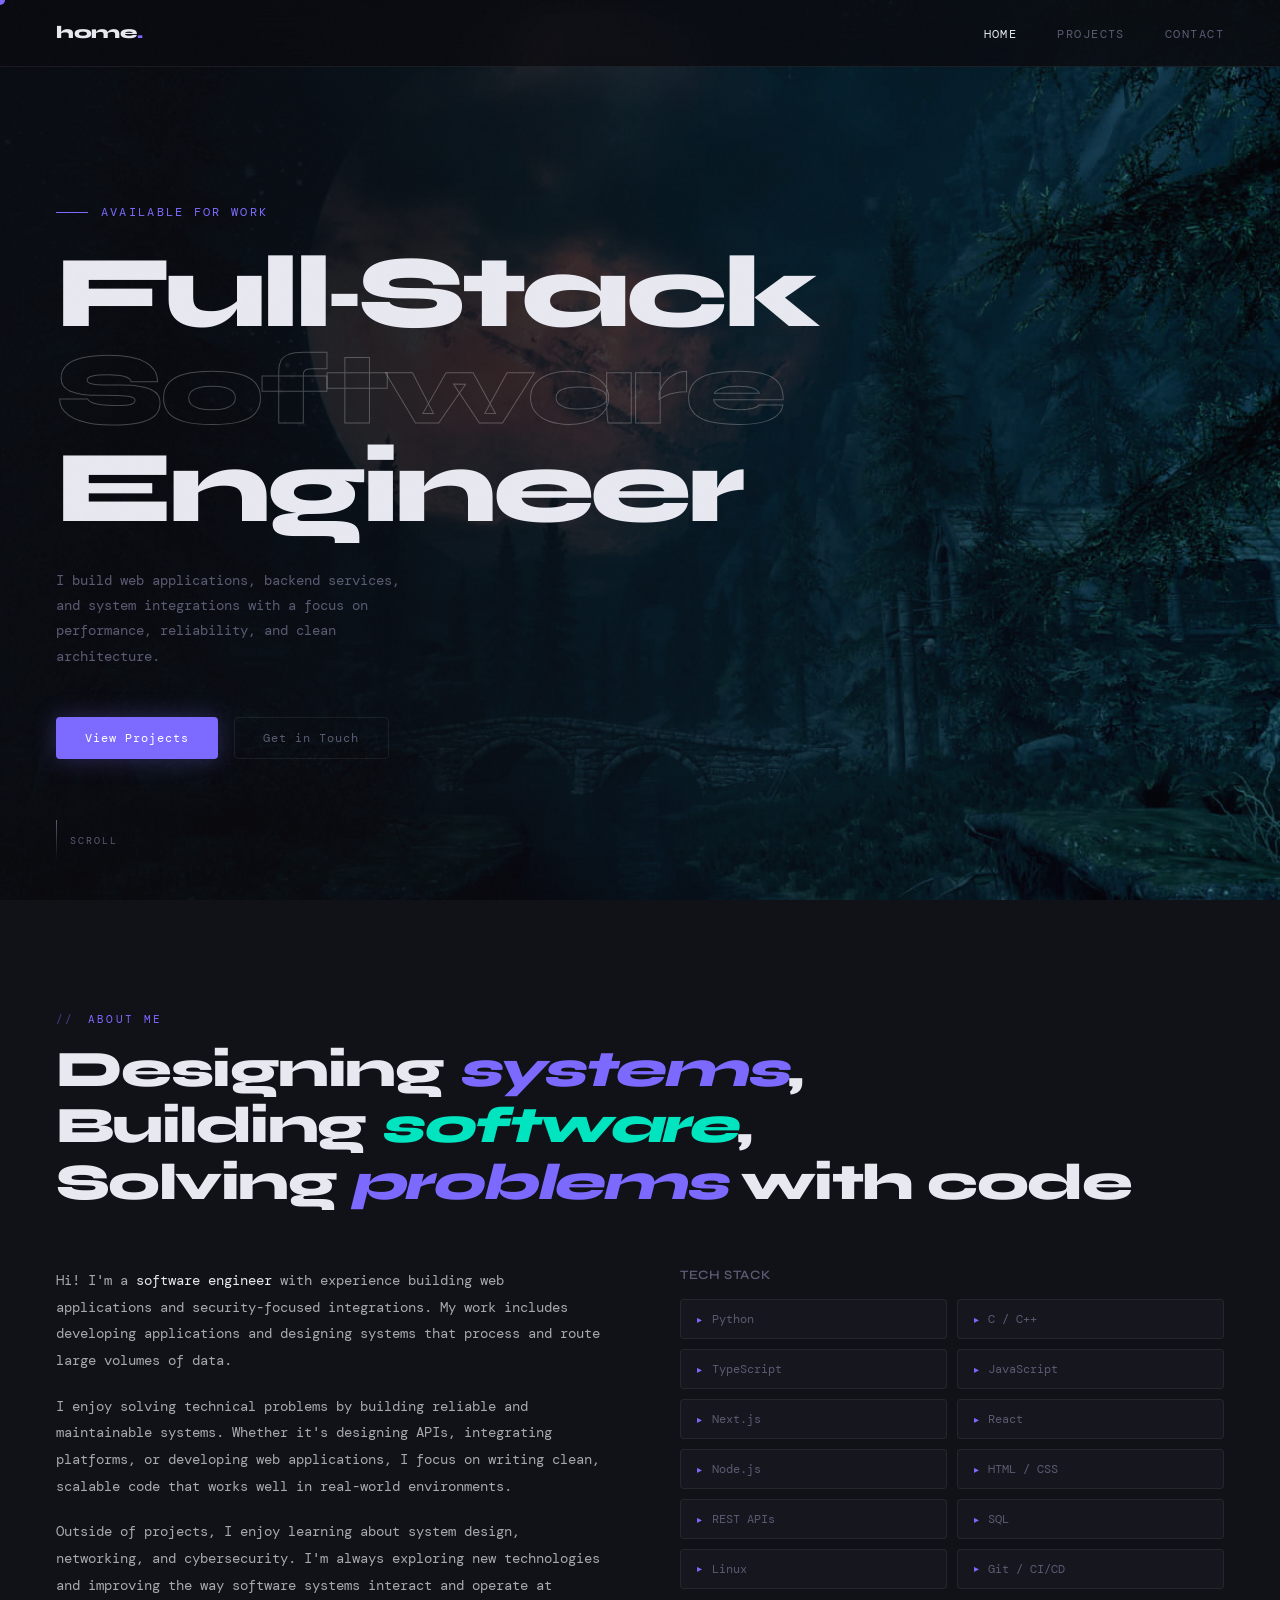
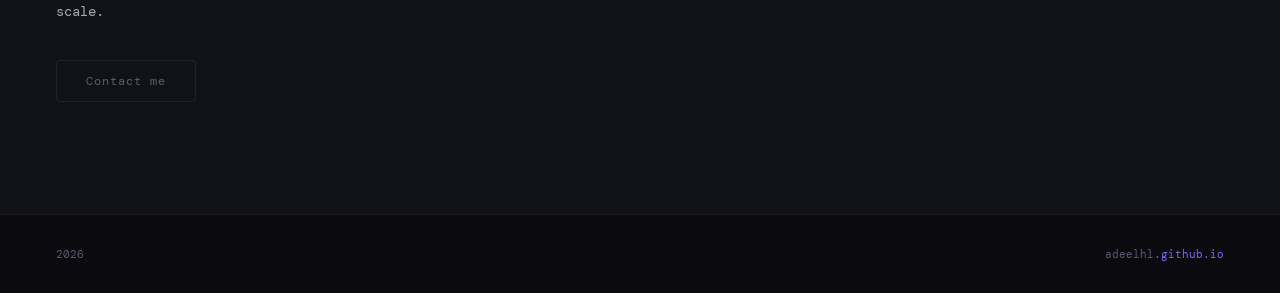
<file: index.html>
<!DOCTYPE html>
<html lang="en">
<head>
  <meta charset="UTF-8" />
  <meta name="viewport" content="width=device-width, initial-scale=1.0"/>
  <title>Adeel's Portfolio</title>
  <link href="https://fonts.googleapis.com/css2?family=Syne:wght@400;600;700;800&family=DM+Mono:wght@300;400;500&display=swap" rel="stylesheet"/>
  <link rel="stylesheet" href="assets/style.css"/>
  <style>
    #hero {
      min-height: 100vh;
      display: flex; flex-direction: column; justify-content: center;
      padding: 8rem 3.5rem 4rem;
      position: relative; overflow: hidden;
    }

    /* Animated background image */
    #hero::before {
      content: '';
      position: absolute; inset: -5%;
      background: url('assets/images/background.jpg') center / cover no-repeat;
      animation: bgDrift 18s ease-in-out infinite alternate;
      z-index: 0;
    }

    @keyframes bgDrift {
      0%   { transform: scale(1.05) translate(0%, 0%); }
      33%  { transform: scale(1.08) translate(-1%, 0.5%); }
      66%  { transform: scale(1.06) translate(0.5%, -1%); }
      100% { transform: scale(1.05) translate(-0.5%, 0.5%); }
    }

    /* Dark overlay so text stays readable */
    #hero::after {
      content: '';
      position: absolute; inset: 0;
      background: linear-gradient(
        to right,
        rgba(10,10,15,0.92) 0%,
        rgba(10,10,15,0.85) 30%,
        rgba(10,10,15,0.55) 60%,
        rgba(10,10,15,0.3) 100%
      );
      pointer-events: none;
      z-index: 1;
    }

    .hero-content { position: relative; z-index: 2; }

    .hero-tag {
      font-size: 0.72rem; letter-spacing: 0.2em; text-transform: uppercase;
      color: var(--accent); margin-bottom: 1.5rem;
      display: flex; align-items: center; gap: 0.8rem;
      opacity: 0; animation: fadeUp 0.8s 0.2s forwards;
    }
    .hero-tag::before { content: ''; display: block; width: 2rem; height: 1px; background: var(--accent); }

    h1 {
      font-family: 'Syne', sans-serif;
      font-size: clamp(3.2rem, 8vw, 7rem);
      font-weight: 800; line-height: 0.95;
      letter-spacing: -0.04em; max-width: 14ch;
      opacity: 0; animation: fadeUp 0.8s 0.4s forwards;
    }
    h1 .outline { -webkit-text-stroke: 1px rgba(255,255,255,0.25); color: transparent; }

    .hero-sub {
      margin-top: 2rem; max-width: 44ch;
      font-size: 0.9rem; line-height: 1.75; color: var(--muted);
      opacity: 0; animation: fadeUp 0.8s 0.6s forwards;
    }
    .hero-ctas {
      display: flex; gap: 1rem; margin-top: 3rem; flex-wrap: wrap;
      opacity: 0; animation: fadeUp 0.8s 0.8s forwards;
    }
    .hero-scroll {
      position: absolute; bottom: 2.5rem; left: 3.5rem;
      font-size: 0.65rem; letter-spacing: 0.2em; text-transform: uppercase;
      color: var(--muted); display: flex; align-items: center; gap: 0.8rem;
      opacity: 0; animation: fadeUp 0.8s 1.2s forwards;
      z-index: 2;
    }
    .scroll-line {
      width: 1px; height: 40px;
      background: linear-gradient(to bottom, var(--muted), transparent);
      animation: scrollPulse 2s infinite;
    }

    /* ABOUT */
    #about { background: var(--surface); }
    .about-grid { display: grid; grid-template-columns: 1fr 1fr; gap: 5rem; align-items: start; }
    .about-text p {
      font-size: 0.9rem; line-height: 1.85;
      color: rgba(232,232,240,0.7); margin-bottom: 1.2rem;
    }
    .about-text p strong { color: var(--text); font-weight: 400; }
    .about-text p em { color: var(--accent2); font-style: normal; }
    .stack-grid { display: grid; grid-template-columns: 1fr 1fr; gap: 0.6rem; }
    .stack-item {
      padding: 0.7rem 1rem;
      border: 1px solid var(--border); border-radius: 4px;
      font-size: 0.75rem; color: var(--muted);
      display: flex; align-items: center; gap: 0.6rem;
      transition: all 0.2s; background: var(--surface2);
    }
    .stack-item:hover { border-color: var(--accent); color: var(--text); transform: translateX(4px); }
    .stack-item::before { content: '▸'; color: var(--accent); font-size: 0.6rem; }
    .stack-title {
      font-family: 'Syne', sans-serif; font-weight: 600;
      font-size: 0.8rem; letter-spacing: 0.05em;
      color: var(--muted); text-transform: uppercase; margin-bottom: 1rem;
    }

    @media (max-width: 768px) {
      #hero { padding-left: 1.5rem; padding-right: 1.5rem; }
      .hero-scroll { left: 1.5rem; }
      .about-grid { grid-template-columns: 1fr; gap: 3rem; }
    }
  </style>
</head>
<body>

  <div class="cursor" id="cursor"></div>

  <nav>
    <a class="nav-logo" href="index.html">home<span>.</span></a>
    <ul class="nav-links">
      <li><a href="index.html">Home</a></li>
      <li><a href="projects.html">Projects</a></li>
      <li><a href="contact.html">Contact</a></li>
    </ul>
  </nav>

  <!-- HERO -->
  <section id="hero">
    <div class="hero-content">
      <div class="hero-tag">Available for work</div>
      <h1>Full&#8209;Stack<br/><span class="outline">Software</span><br/>Engineer</h1>
      <p class="hero-sub">
        I build web applications, backend services, and system integrations with a focus on performance, reliability, and clean architecture.
      </p>
      <div class="hero-ctas">
        <a class="btn btn-primary" href="projects.html">View Projects</a>
        <a class="btn btn-ghost" href="contact.html">Get in Touch</a>
      </div>
    </div>

    <div class="hero-scroll">
      <div class="scroll-line"></div>
      Scroll
    </div>
  </section>

  <!-- ABOUT -->
  <section id="about">
    <div class="section-label">About Me</div>
    <h2>
      Designing <em style="color:var(--accent)">systems</em>,<br/>
      Building <em style="color:var(--accent2)">software</em>,<br/>
      Solving <em style="color:var(--accent)">problems</em> with code
    </h2>
    <div class="about-grid reveal">
      <div class="about-text">
        <p>Hi! I'm a <strong>software engineer</strong> with experience building web applications and security-focused integrations. My work includes developing applications and designing systems that process and route large volumes of data.</p>
        <p>I enjoy solving technical problems by building reliable and maintainable systems. Whether it's designing APIs, integrating platforms, or developing web applications, I focus on writing clean, scalable code that works well in real-world environments.</p>
        <p>Outside of projects, I enjoy learning about system design, networking, and cybersecurity. I'm always exploring new technologies and improving the way software systems interact and operate at scale.</p>
        <a class="btn btn-ghost" href="contact.html" style="margin-top:1rem; display:inline-flex">Contact me</a>
      </div>
      <div>
        <div class="stack-title">Tech Stack</div>
        <div class="stack-grid">
          <div class="stack-item">Python</div>
          <div class="stack-item">C / C++</div>
          <div class="stack-item">TypeScript</div>
          <div class="stack-item">JavaScript</div>
          <div class="stack-item">Next.js</div>
          <div class="stack-item">React</div>
          <div class="stack-item">Node.js</div>
          <div class="stack-item">HTML / CSS</div>
          <div class="stack-item">REST APIs</div>
          <div class="stack-item">SQL</div>
          <div class="stack-item">Linux</div>
          <div class="stack-item">Git / CI/CD</div>
        </div>
      </div>
    </div>
  </section>

  <footer>
    <span>2026</span>
    <span>adeelhl<em>.github.io</em></span>
  </footer>

  <script src="assets/main.js"></script>
</body>
</html>
</file>
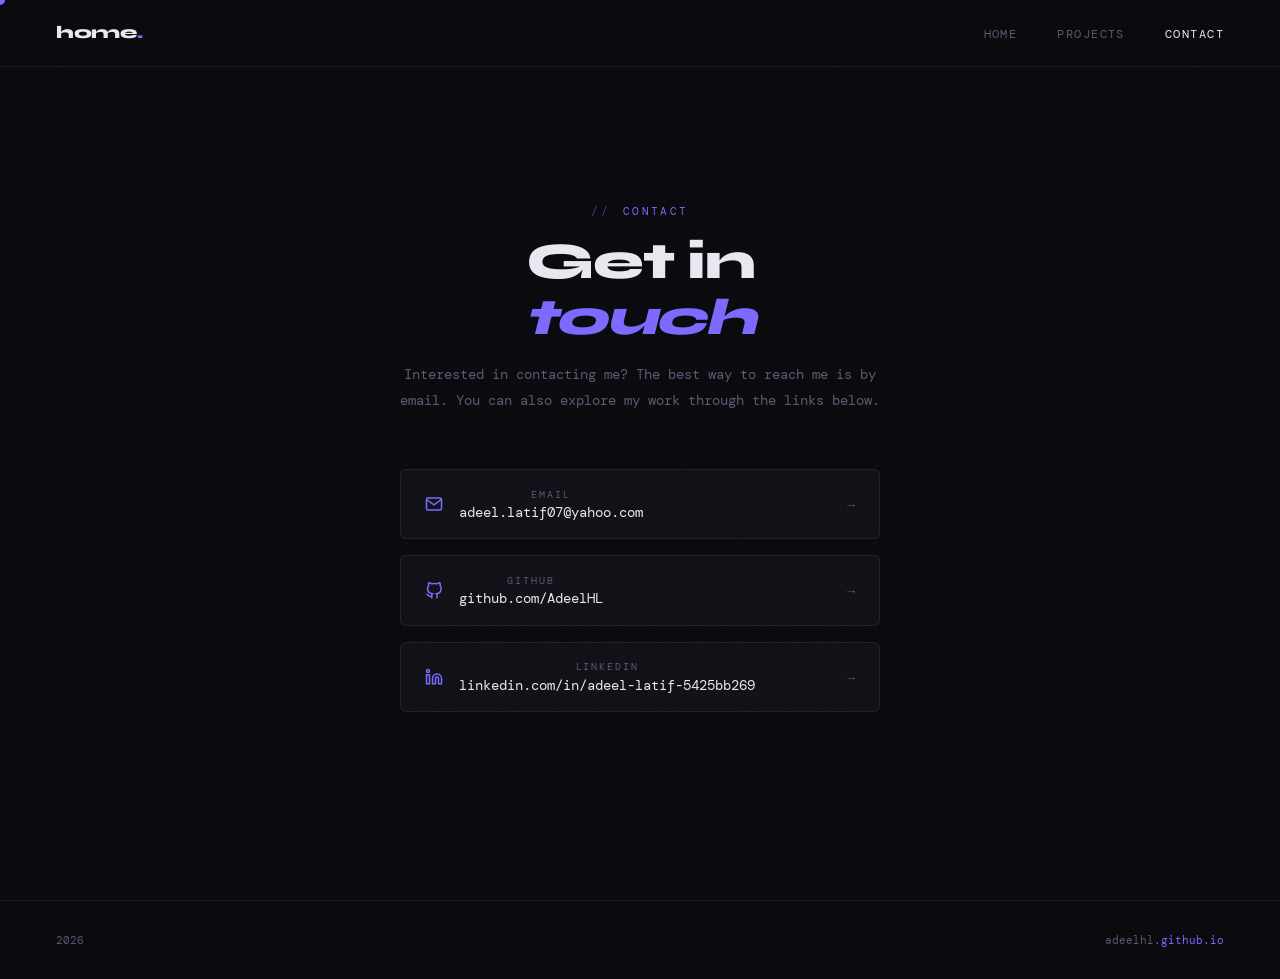
<file: contact.html>
<!DOCTYPE html>
<html lang="en">
<head>
  <meta charset="UTF-8" />
  <meta name="viewport" content="width=device-width, initial-scale=1.0"/>
  <title>Contact</title>
  <link href="https://fonts.googleapis.com/css2?family=Syne:wght@400;600;700;800&family=DM+Mono:wght@300;400;500&display=swap" rel="stylesheet"/>
  <link rel="stylesheet" href="assets/style.css"/>
  <style>
    #contact {
      min-height: 100vh;
      display: flex; align-items: center; justify-content: center;
      text-align: center; padding-top: 8rem;
    }
    .contact-inner { max-width: 480px; width: 100%; }
    .contact-inner h2 { margin-bottom: 1rem; }
    .contact-inner > p {
      font-size: 0.88rem; line-height: 1.8;
      color: var(--muted); margin-bottom: 3.5rem;
    }
    .contact-links { display: flex; flex-direction: column; gap: 1rem; }
    .contact-link {
      display: flex; align-items: center; justify-content: space-between;
      padding: 1.1rem 1.5rem;
      border: 1px solid var(--border);
      border-radius: 6px;
      background: var(--surface);
      text-decoration: none;
      color: var(--text);
      transition: all 0.2s;
    }
    .contact-link:hover {
      border-color: var(--accent);
      transform: translateX(4px);
    }
    .contact-link:hover .link-arrow { color: var(--accent2); }
    .link-left { display: flex; align-items: center; gap: 1rem; }
    .link-label {
      font-size: 0.65rem; letter-spacing: 0.18em; text-transform: uppercase;
      color: var(--muted); margin-bottom: 0.2rem;
    }
    .link-value { font-size: 0.85rem; color: var(--text); }
    .link-arrow { color: var(--muted); font-size: 0.8rem; transition: color 0.2s; }
    .link-icon { color: var(--accent); flex-shrink: 0; }
  </style>
</head>
<body>

  <div class="cursor" id="cursor"></div>

  <nav>
    <a class="nav-logo" href="index.html">home<span>.</span></a>
    <ul class="nav-links">
      <li><a href="index.html">Home</a></li>
      <li><a href="projects.html">Projects</a></li>
      <li><a href="contact.html">Contact</a></li>
    </ul>
  </nav>

  <section id="contact">
    <div class="contact-inner reveal">
      <div class="section-label" style="justify-content:center">Contact</div>
      <h2>Get in<br/><em style="color:var(--accent)">touch</em></h2>
      <p>Interested in contacting me? The best way to reach me is by email. You can also explore my work through the links below.</p>

      <div class="contact-links">

        <a class="contact-link" href="mailto:adeel.latif07@yahoo.com">
          <div class="link-left">
            <svg class="link-icon" width="18" height="18" viewBox="0 0 24 24" fill="none" stroke="currentColor" stroke-width="2"><path d="M4 4h16c1.1 0 2 .9 2 2v12c0 1.1-.9 2-2 2H4c-1.1 0-2-.9-2-2V6c0-1.1.9-2 2-2z"/><polyline points="22,6 12,13 2,6"/></svg>
            <div>
              <div class="link-label">Email</div>
              <div class="link-value">adeel.latif07@yahoo.com</div>
            </div>
          </div>
          <span class="link-arrow">→</span>
        </a>

        <a class="contact-link" href="https://github.com/AdeelHL" target="_blank" rel="noopener">
          <div class="link-left">
            <svg class="link-icon" width="18" height="18" viewBox="0 0 24 24" fill="none" stroke="currentColor" stroke-width="2"><path d="M9 19c-5 1.5-5-2.5-7-3m14 6v-3.87a3.37 3.37 0 00-.94-2.61c3.14-.35 6.44-1.54 6.44-7A5.44 5.44 0 0020 4.77 5.07 5.07 0 0019.91 1S18.73.65 16 2.48a13.38 13.38 0 00-7 0C6.27.65 5.09 1 5.09 1A5.07 5.07 0 005 4.77a5.44 5.44 0 00-1.5 3.78c0 5.42 3.3 6.61 6.44 7A3.37 3.37 0 009 18.13V22"/></svg>
            <div>
              <div class="link-label">GitHub</div>
              <div class="link-value">github.com/AdeelHL</div>
            </div>
          </div>
          <span class="link-arrow">→</span>
        </a>

        <a class="contact-link" href="https://www.linkedin.com/in/adeel-latif-5425bb269/" target="_blank" rel="noopener">
          <div class="link-left">
            <svg class="link-icon" width="18" height="18" viewBox="0 0 24 24" fill="none" stroke="currentColor" stroke-width="2"><path d="M16 8a6 6 0 016 6v7h-4v-7a2 2 0 00-2-2 2 2 0 00-2 2v7h-4v-7a6 6 0 016-6z"/><rect x="2" y="9" width="4" height="12"/><circle cx="4" cy="4" r="2"/></svg>
            <div>
              <div class="link-label">LinkedIn</div>
              <div class="link-value">linkedin.com/in/adeel-latif-5425bb269</div>
            </div>
          </div>
          <span class="link-arrow">→</span>
        </a>

      </div>
    </div>
  </section>

  <footer>
    <span>2026</span>
    <span>adeelhl<em>.github.io</em></span>
  </footer>

  <script src="assets/main.js"></script>
</body>
</html>
</file>
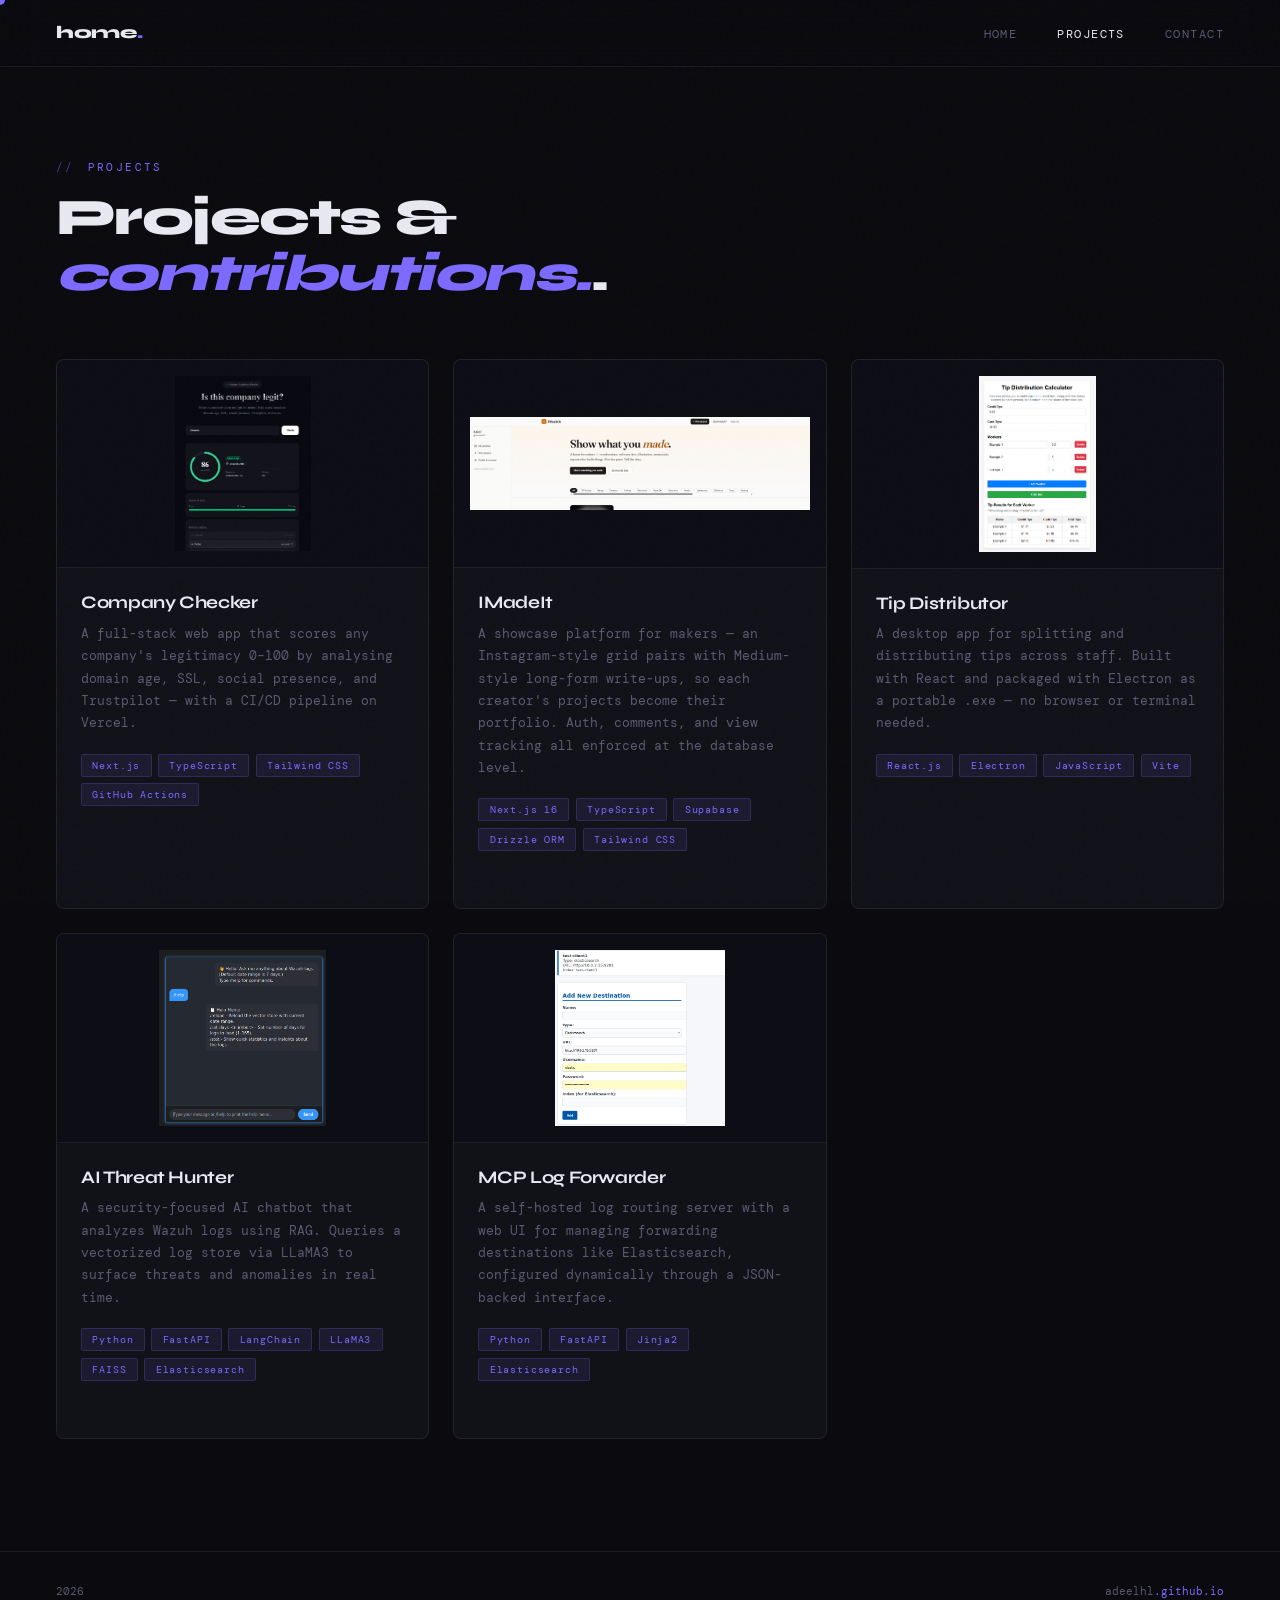
<file: projects.html>
<!DOCTYPE html>
<html lang="en">
<head>
  <meta charset="UTF-8" />
  <meta name="viewport" content="width=device-width, initial-scale=1.0"/>
  <title>Projects</title>
  <link href="https://fonts.googleapis.com/css2?family=Syne:wght@400;600;700;800&family=DM+Mono:wght@300;400;500&display=swap" rel="stylesheet"/>
  <link rel="stylesheet" href="assets/style.css"/>
  <style>
    #projects { padding-top: 10rem; }
    .projects-grid {
      display: grid;
      grid-template-columns: repeat(auto-fill, minmax(340px, 1fr));
      gap: 1.5rem;
    }
    .project-card {
      background: var(--surface);
      border: 1px solid var(--border);
      border-radius: 8px;
      overflow: hidden;
      transition: all 0.3s;
      text-decoration: none;
      display: block;
      color: inherit;
    }
    .project-card:hover { border-color: rgba(124,106,255,0.3); transform: translateY(-4px); }
    .project-screenshot {
      width: 100%; aspect-ratio: 16/9;
      object-fit: contain; display: block;
      background: #0d0d16;
      padding: 1rem;
      border-bottom: 1px solid var(--border);
    }
    .project-body { padding: 1.5rem; }
    .project-title {
      font-family: 'Syne', sans-serif;
      font-size: 1.1rem; font-weight: 700;
      letter-spacing: -0.02em; margin-bottom: 0.6rem;
    }
    .project-desc {
      font-size: 0.82rem; line-height: 1.7;
      color: var(--muted); margin-bottom: 1.2rem;
    }
    .project-tags { display: flex; flex-wrap: wrap; gap: 0.4rem; }
    .project-arrow {
      margin-top: 1.2rem;
      font-size: 0.7rem; letter-spacing: 0.12em; text-transform: uppercase;
      color: var(--accent); opacity: 0;
      transition: opacity 0.2s;
    }
    .project-card:hover .project-arrow { opacity: 1; }
  </style>
</head>
<body>

  <div class="cursor" id="cursor"></div>

  <nav>
    <a class="nav-logo" href="index.html">home<span>.</span></a>
    <ul class="nav-links">
      <li><a href="index.html">Home</a></li>
      <li><a href="projects.html">Projects</a></li>
      <li><a href="contact.html">Contact</a></li>
    </ul>
  </nav>

  <section id="projects">
    <div class="section-label">Projects</div>
    <h2>Projects &<br/><em style="color:var(--accent)">contributions.</em>.</h2>
    <div class="projects-grid reveal">

      <!-- Company Checker -->
      <a class="project-card" href="projects/company-checker.html">
        <img class="project-screenshot" src="assets/images/companyCheckerImage.png" alt="Company Checker"/>
        <div class="project-body">
          <div class="project-title">Company Checker</div>
          <p class="project-desc">A full-stack web app that scores any company's legitimacy 0–100 by analysing domain age, SSL, social presence, and Trustpilot — with a CI/CD pipeline on Vercel.</p>
          <div class="project-tags">
            <span class="tag">Next.js</span>
            <span class="tag">TypeScript</span>
            <span class="tag">Tailwind CSS</span>
            <span class="tag">GitHub Actions</span>
          </div>
          <div class="project-arrow">View Project →</div>
        </div>
      </a>

      <!-- IMadeIt -->
      <a class="project-card" href="projects/imadeit.html">
        <img class="project-screenshot" src="assets/images/imadeitImage.png" alt="IMadeIt"/>
        <div class="project-body">
          <div class="project-title">IMadeIt</div>
          <p class="project-desc">A showcase platform for makers — an Instagram-style grid pairs with Medium-style long-form write-ups, so each creator's projects become their portfolio. Auth, comments, and view tracking all enforced at the database level.</p>
          <div class="project-tags">
            <span class="tag">Next.js 16</span>
            <span class="tag">TypeScript</span>
            <span class="tag">Supabase</span>
            <span class="tag">Drizzle ORM</span>
            <span class="tag">Tailwind CSS</span>
          </div>
          <div class="project-arrow">View Project →</div>
        </div>
      </a>

      <!-- Tip Distributor -->
      <a class="project-card" href="projects/tip-distributor.html">
        <img class="project-screenshot" src="assets/images/tipImage.png" alt="Tip Distributor"/>
        <div class="project-body">
          <div class="project-title">Tip Distributor</div>
          <p class="project-desc">A desktop app for splitting and distributing tips across staff. Built with React and packaged with Electron as a portable .exe — no browser or terminal needed.</p>
          <div class="project-tags">
            <span class="tag">React.js</span>
            <span class="tag">Electron</span>
            <span class="tag">JavaScript</span>
            <span class="tag">Vite</span>
          </div>
          <div class="project-arrow">View Project →</div>
        </div>
      </a>

      <!-- AI Threat Hunter -->
      <a class="project-card" href="projects/threat-hunter.html">
        <img class="project-screenshot" src="assets/images/threathunterImage.png" alt="AI Threat Hunter"/>
        <div class="project-body">
          <div class="project-title">AI Threat Hunter</div>
          <p class="project-desc">A security-focused AI chatbot that analyzes Wazuh logs using RAG. Queries a vectorized log store via LLaMA3 to surface threats and anomalies in real time.</p>
          <div class="project-tags">
            <span class="tag">Python</span>
            <span class="tag">FastAPI</span>
            <span class="tag">LangChain</span>
            <span class="tag">LLaMA3</span>
            <span class="tag">FAISS</span>
            <span class="tag">Elasticsearch</span>
          </div>
          <div class="project-arrow">View Project →</div>
        </div>
      </a>

      <!-- MCP Log Forwarder -->
      <a class="project-card" href="projects/mcp-server.html">
        <img class="project-screenshot" src="assets/images/mcpImage.png" alt="MCP Log Forwarder"/>
        <div class="project-body">
          <div class="project-title">MCP Log Forwarder</div>
          <p class="project-desc">A self-hosted log routing server with a web UI for managing forwarding destinations like Elasticsearch, configured dynamically through a JSON-backed interface.</p>
          <div class="project-tags">
            <span class="tag">Python</span>
            <span class="tag">FastAPI</span>
            <span class="tag">Jinja2</span>
            <span class="tag">Elasticsearch</span>
          </div>
          <div class="project-arrow">View Project →</div>
        </div>
      </a>

    </div>
  </section>

  <footer>
    <span>2026</span>
    <span>adeelhl<em>.github.io</em></span>
  </footer>

  <script src="assets/main.js"></script>
</body>
</html>
</file>
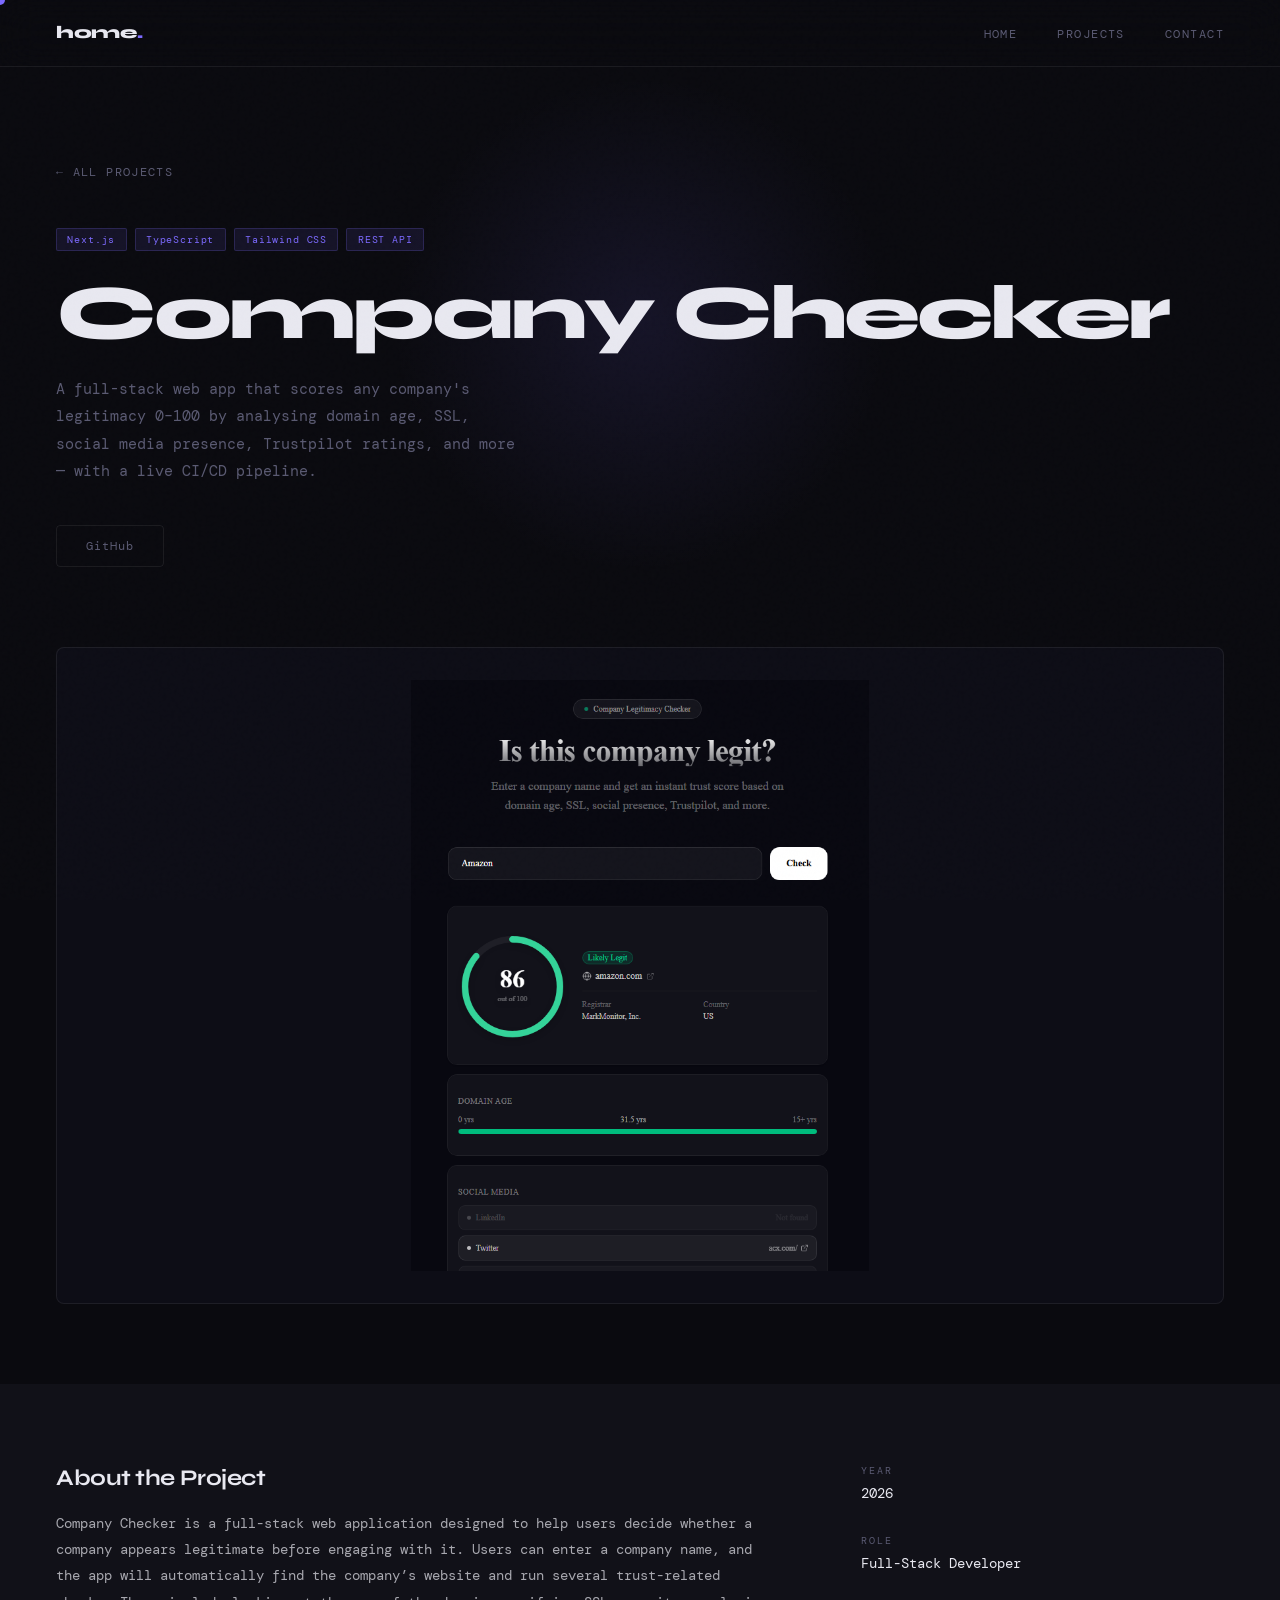
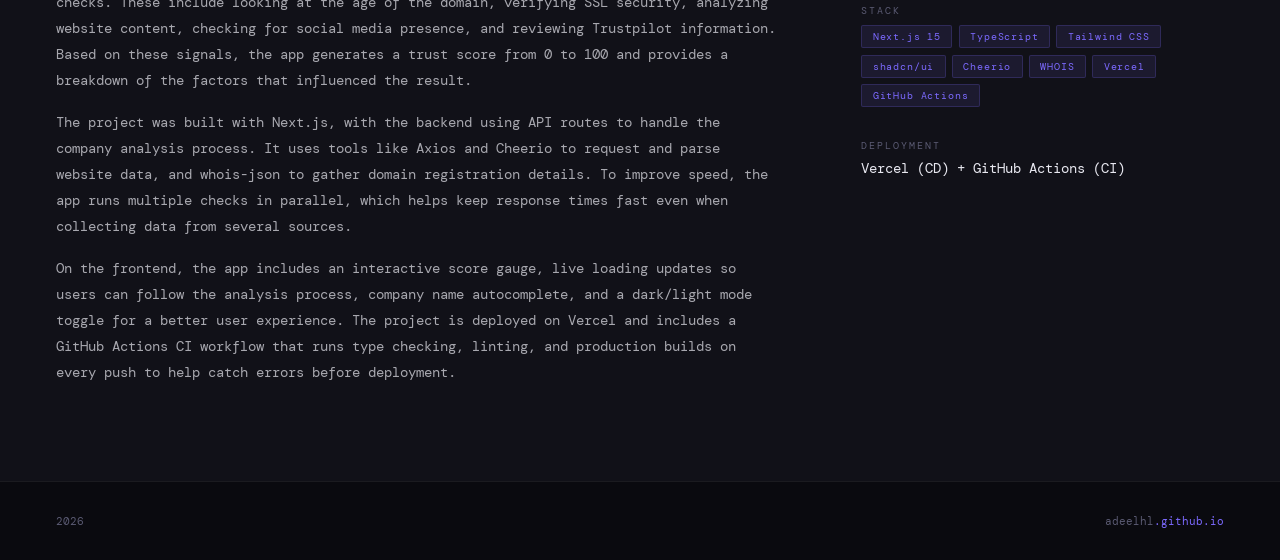
<file: projects/company-checker.html>
<!DOCTYPE html>
<html lang="en">
<head>
  <meta charset="UTF-8" />
  <meta name="viewport" content="width=device-width, initial-scale=1.0"/>
  <title>Company Checker</title>
  <link href="https://fonts.googleapis.com/css2?family=Syne:wght@400;600;700;800&family=DM+Mono:wght@300;400;500&display=swap" rel="stylesheet"/>
  <link rel="stylesheet" href="../assets/style.css"/>
  <style>
    .project-hero { padding: 10rem 3.5rem 5rem; position: relative; overflow: hidden; }
    .hero-glow {
      position: absolute; width: 500px; height: 500px;
      background: radial-gradient(circle, rgba(124,106,255,0.1) 0%, transparent 70%);
      top: 50%; left: 50%; transform: translate(-50%, -50%); pointer-events: none;
    }
    .back-link {
      display: inline-flex; align-items: center; gap: 0.5rem;
      font-size: 0.72rem; letter-spacing: 0.12em; text-transform: uppercase;
      color: var(--muted); text-decoration: none; margin-bottom: 3rem; transition: color 0.2s;
    }
    .back-link:hover { color: var(--accent); }
    .project-meta { display: flex; flex-wrap: wrap; gap: 0.5rem; margin-bottom: 1.5rem; }
    h1 {
      font-family: 'Syne', sans-serif;
      font-size: clamp(2.5rem, 6vw, 5rem);
      font-weight: 800; line-height: 1; letter-spacing: -0.04em; max-width: 18ch;
      opacity: 0; animation: fadeUp 0.8s 0.2s forwards;
    }
    .project-summary {
      margin-top: 1.5rem; max-width: 52ch;
      font-size: 0.95rem; line-height: 1.8; color: var(--muted);
      opacity: 0; animation: fadeUp 0.8s 0.4s forwards;
    }
    .project-links-row {
      display: flex; gap: 1rem; margin-top: 2.5rem; flex-wrap: wrap;
      opacity: 0; animation: fadeUp 0.8s 0.6s forwards;
    }
    .screenshot-section { padding: 0 3.5rem 5rem; }
    .main-screenshot {
      width: 100%; aspect-ratio: 16/9; object-fit: contain;
      background: #0d0d16; padding: 2rem;
      border-radius: 8px; border: 1px solid var(--border); display: block;
    }
    .details-section {
      padding: 5rem 3.5rem; background: var(--surface);
      display: grid; grid-template-columns: 2fr 1fr; gap: 5rem; align-items: start;
    }
    .details-section h3 {
      font-family: 'Syne', sans-serif; font-size: 1.4rem;
      font-weight: 700; letter-spacing: -0.02em; margin-bottom: 1.2rem;
    }
    .details-section p { font-size: 0.88rem; line-height: 1.85; color: rgba(232,232,240,0.7); margin-bottom: 1rem; }
    .info-block { margin-bottom: 2rem; }
    .info-label { font-size: 0.62rem; letter-spacing: 0.2em; text-transform: uppercase; color: var(--muted); margin-bottom: 0.5rem; }
    .info-value { font-size: 0.85rem; color: var(--text); }
    .tags-block { display: flex; flex-wrap: wrap; gap: 0.4rem; }
    @media (max-width: 768px) {
      .project-hero, .screenshot-section, .details-section { padding-left: 1.5rem; padding-right: 1.5rem; }
      .details-section { grid-template-columns: 1fr; gap: 3rem; }
    }
  </style>
</head>
<body>

  <div class="cursor" id="cursor"></div>

  <nav>
    <a class="nav-logo" href="../index.html">home<span>.</span></a>
    <ul class="nav-links">
      <li><a href="../index.html">Home</a></li>
      <li><a href="../projects.html">Projects</a></li>
      <li><a href="../contact.html">Contact</a></li>
    </ul>
  </nav>

  <div class="project-hero">
    <div class="hero-glow"></div>
    <a class="back-link" href="../projects.html">← All Projects</a>
    <div class="project-meta">
      <span class="tag">Next.js</span>
      <span class="tag">TypeScript</span>
      <span class="tag">Tailwind CSS</span>
      <span class="tag">REST API</span>
    </div>
    <h1>Company Checker</h1>
    <p class="project-summary">
      A full-stack web app that scores any company's legitimacy 0–100 by analysing domain age, SSL, social media presence, Trustpilot ratings, and more — with a live CI/CD pipeline.
    </p>
    <div class="project-links-row">
      <a class="btn btn-ghost" href="https://github.com/AdeelHL/company-checker" target="_blank" rel="noopener noreferrer">GitHub</a>
    </div>
  </div>

  <div class="screenshot-section">
    <img class="main-screenshot" src="../assets/images/companyCheckerImage.png" alt="Company Checker screenshot"/>
  </div>

  <div class="details-section reveal">
    <div>
      <h3>About the Project</h3>
      <p>Company Checker is a full-stack web application designed to help users decide whether a company appears legitimate before engaging with it. Users can enter a company name, and the app will automatically find the company’s website and run several trust-related checks. These include looking at the age of the domain, verifying SSL security, analyzing website content, checking for social media presence, and reviewing Trustpilot information. Based on these signals, the app generates a trust score from 0 to 100 and provides a breakdown of the factors that influenced the result.</p>
      <p>The project was built with Next.js, with the backend using API routes to handle the company analysis process. It uses tools like Axios and Cheerio to request and parse website data, and whois-json to gather domain registration details. To improve speed, the app runs multiple checks in parallel, which helps keep response times fast even when collecting data from several sources.</p>
      <p>On the frontend, the app includes an interactive score gauge, live loading updates so users can follow the analysis process, company name autocomplete, and a dark/light mode toggle for a better user experience. The project is deployed on Vercel and includes a GitHub Actions CI workflow that runs type checking, linting, and production builds on every push to help catch errors before deployment.</p>
    </div>
    <div>
      <div class="info-block">
        <div class="info-label">Year</div>
        <div class="info-value">2026</div>
      </div>
      <div class="info-block">
        <div class="info-label">Role</div>
        <div class="info-value">Full-Stack Developer</div>
      </div>
      <div class="info-block">
        <div class="info-label">Stack</div>
        <div class="tags-block">
          <span class="tag">Next.js 15</span>
          <span class="tag">TypeScript</span>
          <span class="tag">Tailwind CSS</span>
          <span class="tag">shadcn/ui</span>
          <span class="tag">Cheerio</span>
          <span class="tag">WHOIS</span>
          <span class="tag">Vercel</span>
          <span class="tag">GitHub Actions</span>
        </div>
      </div>
      <div class="info-block">
        <div class="info-label">Deployment</div>
        <div class="info-value">Vercel (CD) + GitHub Actions (CI)</div>
      </div>
    </div>
  </div>

  <footer>
    <span>2026</span>
    <span>adeelhl<em>.github.io</em></span>
  </footer>

  <script src="../assets/main.js"></script>
</body>
</html>
</file>
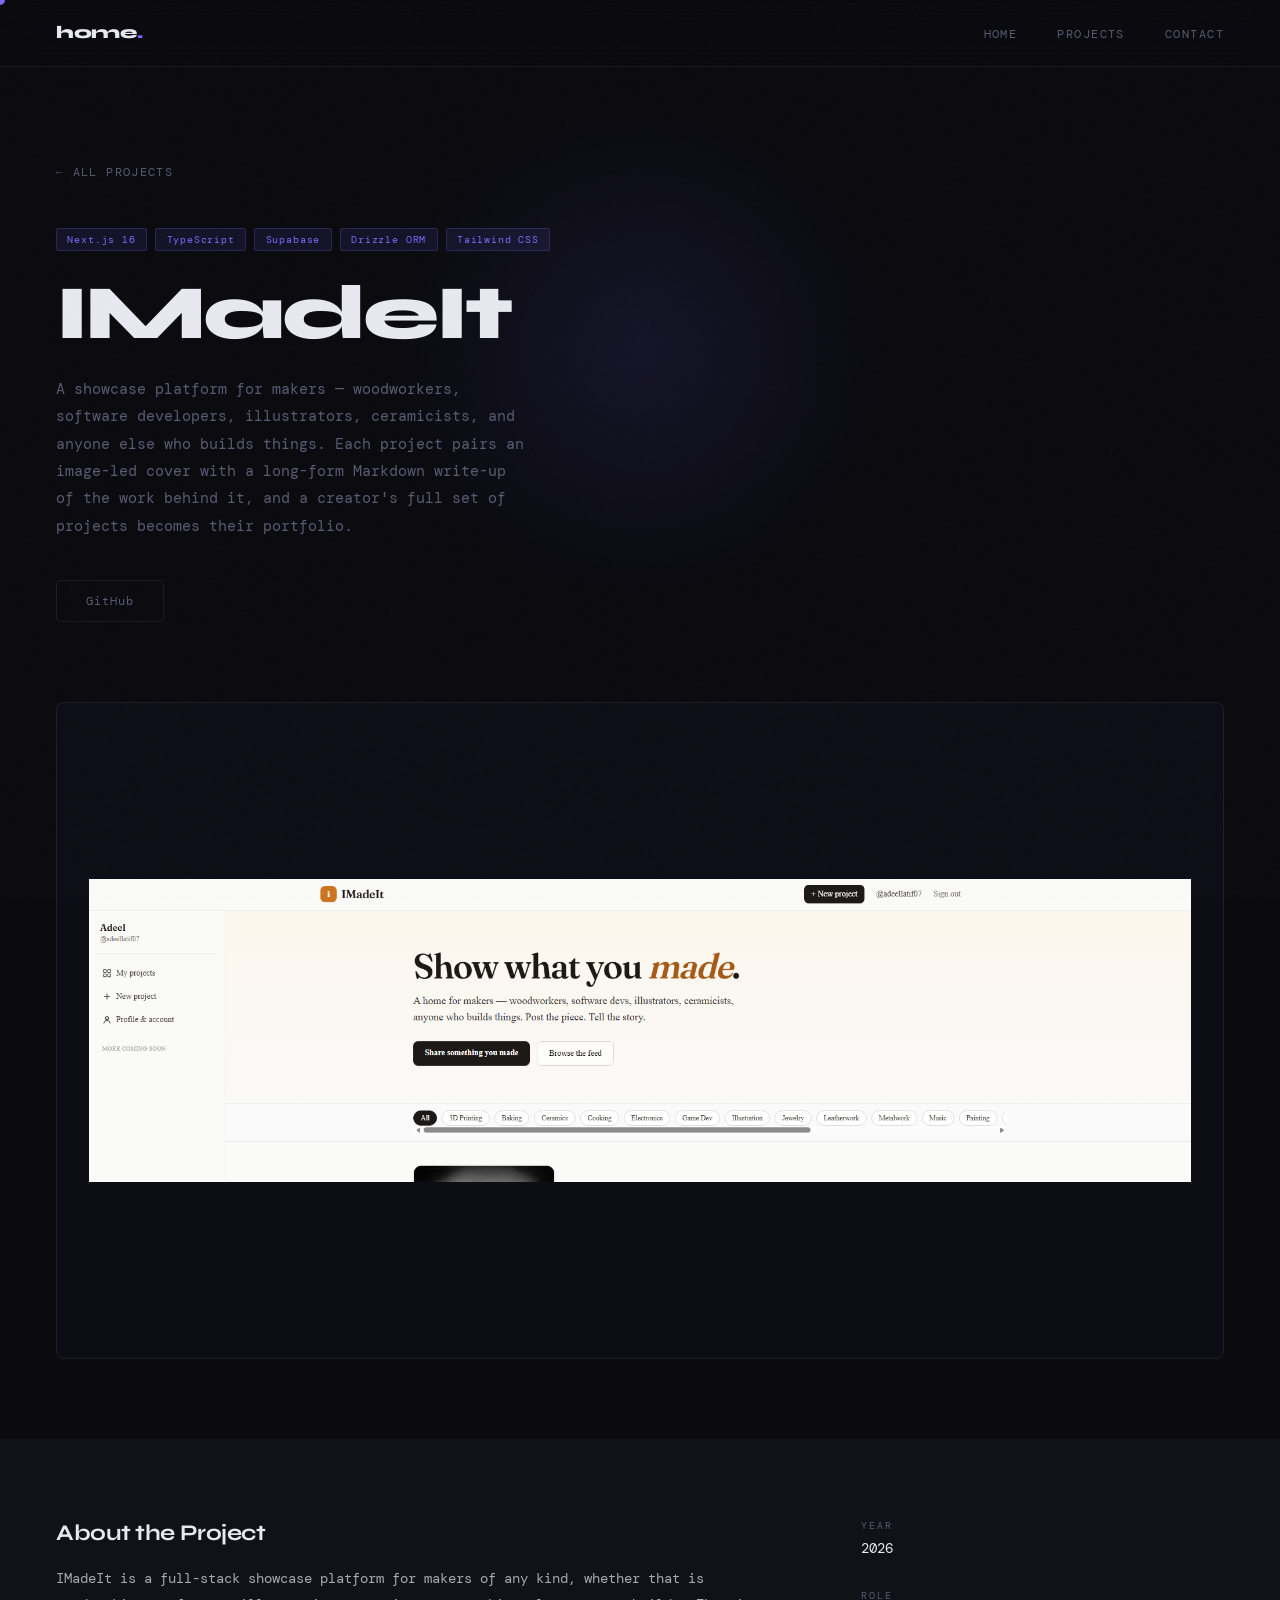
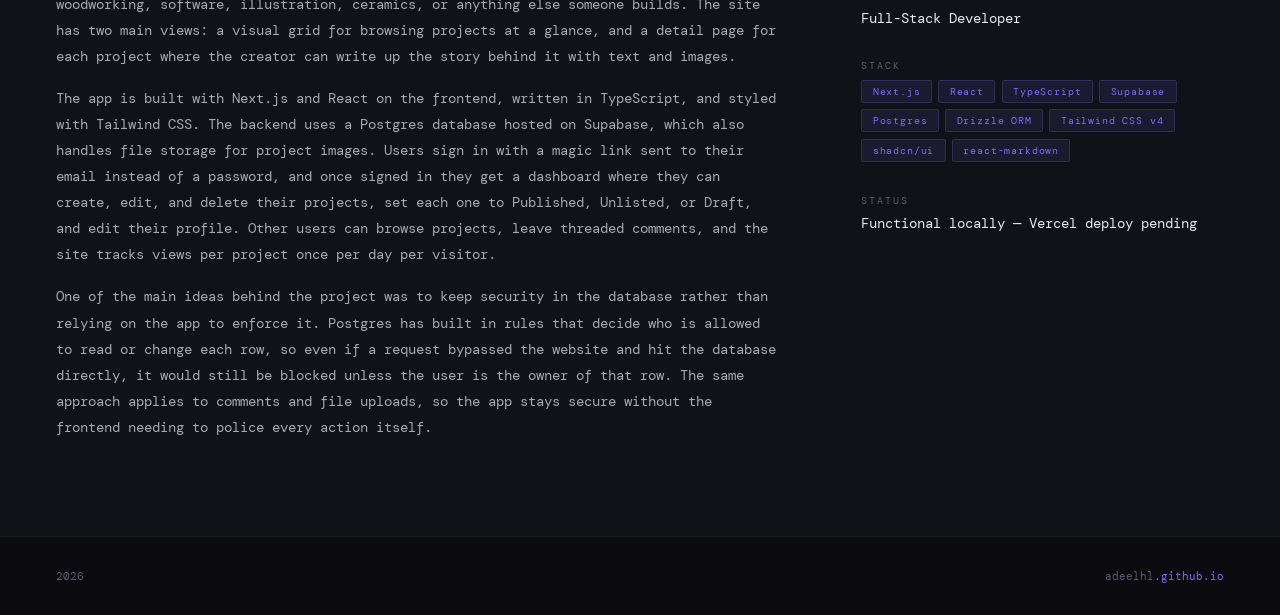
<file: projects/imadeit.html>
<!DOCTYPE html>
<html lang="en">
<head>
  <meta charset="UTF-8" />
  <meta name="viewport" content="width=device-width, initial-scale=1.0"/>
  <title>IMadeIt</title>
  <link href="https://fonts.googleapis.com/css2?family=Syne:wght@400;600;700;800&family=DM+Mono:wght@300;400;500&display=swap" rel="stylesheet"/>
  <link rel="stylesheet" href="../assets/style.css"/>
  <style>
    .project-hero { padding: 10rem 3.5rem 5rem; position: relative; overflow: hidden; }
    .hero-glow {
      position: absolute; width: 500px; height: 500px;
      background: radial-gradient(circle, rgba(124,106,255,0.1) 0%, transparent 70%);
      top: 50%; left: 50%; transform: translate(-50%, -50%); pointer-events: none;
    }
    .back-link {
      display: inline-flex; align-items: center; gap: 0.5rem;
      font-size: 0.72rem; letter-spacing: 0.12em; text-transform: uppercase;
      color: var(--muted); text-decoration: none; margin-bottom: 3rem; transition: color 0.2s;
    }
    .back-link:hover { color: var(--accent); }
    .project-meta { display: flex; flex-wrap: wrap; gap: 0.5rem; margin-bottom: 1.5rem; }
    h1 {
      font-family: 'Syne', sans-serif;
      font-size: clamp(2.5rem, 6vw, 5rem);
      font-weight: 800; line-height: 1; letter-spacing: -0.04em; max-width: 18ch;
      opacity: 0; animation: fadeUp 0.8s 0.2s forwards;
    }
    .project-summary {
      margin-top: 1.5rem; max-width: 52ch;
      font-size: 0.95rem; line-height: 1.8; color: var(--muted);
      opacity: 0; animation: fadeUp 0.8s 0.4s forwards;
    }
    .project-links-row {
      display: flex; gap: 1rem; margin-top: 2.5rem; flex-wrap: wrap;
      opacity: 0; animation: fadeUp 0.8s 0.6s forwards;
    }
    .screenshot-section { padding: 0 3.5rem 5rem; }
    .main-screenshot {
      width: 100%; aspect-ratio: 16/9; object-fit: contain;
      background: #0d0d16; padding: 2rem;
      border-radius: 8px; border: 1px solid var(--border); display: block;
    }
    .details-section {
      padding: 5rem 3.5rem; background: var(--surface);
      display: grid; grid-template-columns: 2fr 1fr; gap: 5rem; align-items: start;
    }
    .details-section h3 {
      font-family: 'Syne', sans-serif; font-size: 1.4rem;
      font-weight: 700; letter-spacing: -0.02em; margin-bottom: 1.2rem;
    }
    .details-section p { font-size: 0.88rem; line-height: 1.85; color: rgba(232,232,240,0.7); margin-bottom: 1rem; }
    .info-block { margin-bottom: 2rem; }
    .info-label { font-size: 0.62rem; letter-spacing: 0.2em; text-transform: uppercase; color: var(--muted); margin-bottom: 0.5rem; }
    .info-value { font-size: 0.85rem; color: var(--text); }
    .tags-block { display: flex; flex-wrap: wrap; gap: 0.4rem; }
    @media (max-width: 768px) {
      .project-hero, .screenshot-section, .details-section { padding-left: 1.5rem; padding-right: 1.5rem; }
      .details-section { grid-template-columns: 1fr; gap: 3rem; }
    }
  </style>
</head>
<body>

  <div class="cursor" id="cursor"></div>

  <nav>
    <a class="nav-logo" href="../index.html">home<span>.</span></a>
    <ul class="nav-links">
      <li><a href="../index.html">Home</a></li>
      <li><a href="../projects.html">Projects</a></li>
      <li><a href="../contact.html">Contact</a></li>
    </ul>
  </nav>

  <div class="project-hero">
    <div class="hero-glow"></div>
    <a class="back-link" href="../projects.html">← All Projects</a>
    <div class="project-meta">
      <span class="tag">Next.js 16</span>
      <span class="tag">TypeScript</span>
      <span class="tag">Supabase</span>
      <span class="tag">Drizzle ORM</span>
      <span class="tag">Tailwind CSS</span>
    </div>
    <h1>IMadeIt</h1>
    <p class="project-summary">
      A showcase platform for makers — woodworkers, software developers, illustrators, ceramicists, and anyone else who builds things. Each project pairs an image-led cover with a long-form Markdown write-up of the work behind it, and a creator's full set of projects becomes their portfolio.
    </p>
    <div class="project-links-row">
      <a class="btn btn-ghost" href="https://github.com/AdeelHL/IMadeIt" target="_blank" rel="noopener noreferrer">GitHub</a>
    </div>
  </div>

  <div class="screenshot-section">
    <img class="main-screenshot" src="../assets/images/imadeitImage.png" alt="IMadeIt screenshot"/>
  </div>

  <div class="details-section reveal">
    <div>
      <h3>About the Project</h3>
      <p>IMadeIt is a full-stack showcase platform for makers of any kind, whether that is woodworking, software, illustration, ceramics, or anything else someone builds. The site has two main views: a visual grid for browsing projects at a glance, and a detail page for each project where the creator can write up the story behind it with text and images.</p>
      <p>The app is built with Next.js and React on the frontend, written in TypeScript, and styled with Tailwind CSS. The backend uses a Postgres database hosted on Supabase, which also handles file storage for project images. Users sign in with a magic link sent to their email instead of a password, and once signed in they get a dashboard where they can create, edit, and delete their projects, set each one to Published, Unlisted, or Draft, and edit their profile. Other users can browse projects, leave threaded comments, and the site tracks views per project once per day per visitor.</p>
      <p>One of the main ideas behind the project was to keep security in the database rather than relying on the app to enforce it. Postgres has built in rules that decide who is allowed to read or change each row, so even if a request bypassed the website and hit the database directly, it would still be blocked unless the user is the owner of that row. The same approach applies to comments and file uploads, so the app stays secure without the frontend needing to police every action itself.</p>
    </div>
    <div>
      <div class="info-block">
        <div class="info-label">Year</div>
        <div class="info-value">2026</div>
      </div>
      <div class="info-block">
        <div class="info-label">Role</div>
        <div class="info-value">Full-Stack Developer</div>
      </div>
      <div class="info-block">
        <div class="info-label">Stack</div>
        <div class="tags-block">
          <span class="tag">Next.js</span>
          <span class="tag">React</span>
          <span class="tag">TypeScript</span>
          <span class="tag">Supabase</span>
          <span class="tag">Postgres</span>
          <span class="tag">Drizzle ORM</span>
          <span class="tag">Tailwind CSS v4</span>
          <span class="tag">shadcn/ui</span>
          <span class="tag">react-markdown</span>
        </div>
      </div>
      <div class="info-block">
        <div class="info-label">Status</div>
        <div class="info-value">Functional locally — Vercel deploy pending</div>
      </div>
    </div>
  </div>

  <footer>
    <span>2026</span>
    <span>adeelhl<em>.github.io</em></span>
  </footer>

  <script src="../assets/main.js"></script>
</body>
</html>
</file>
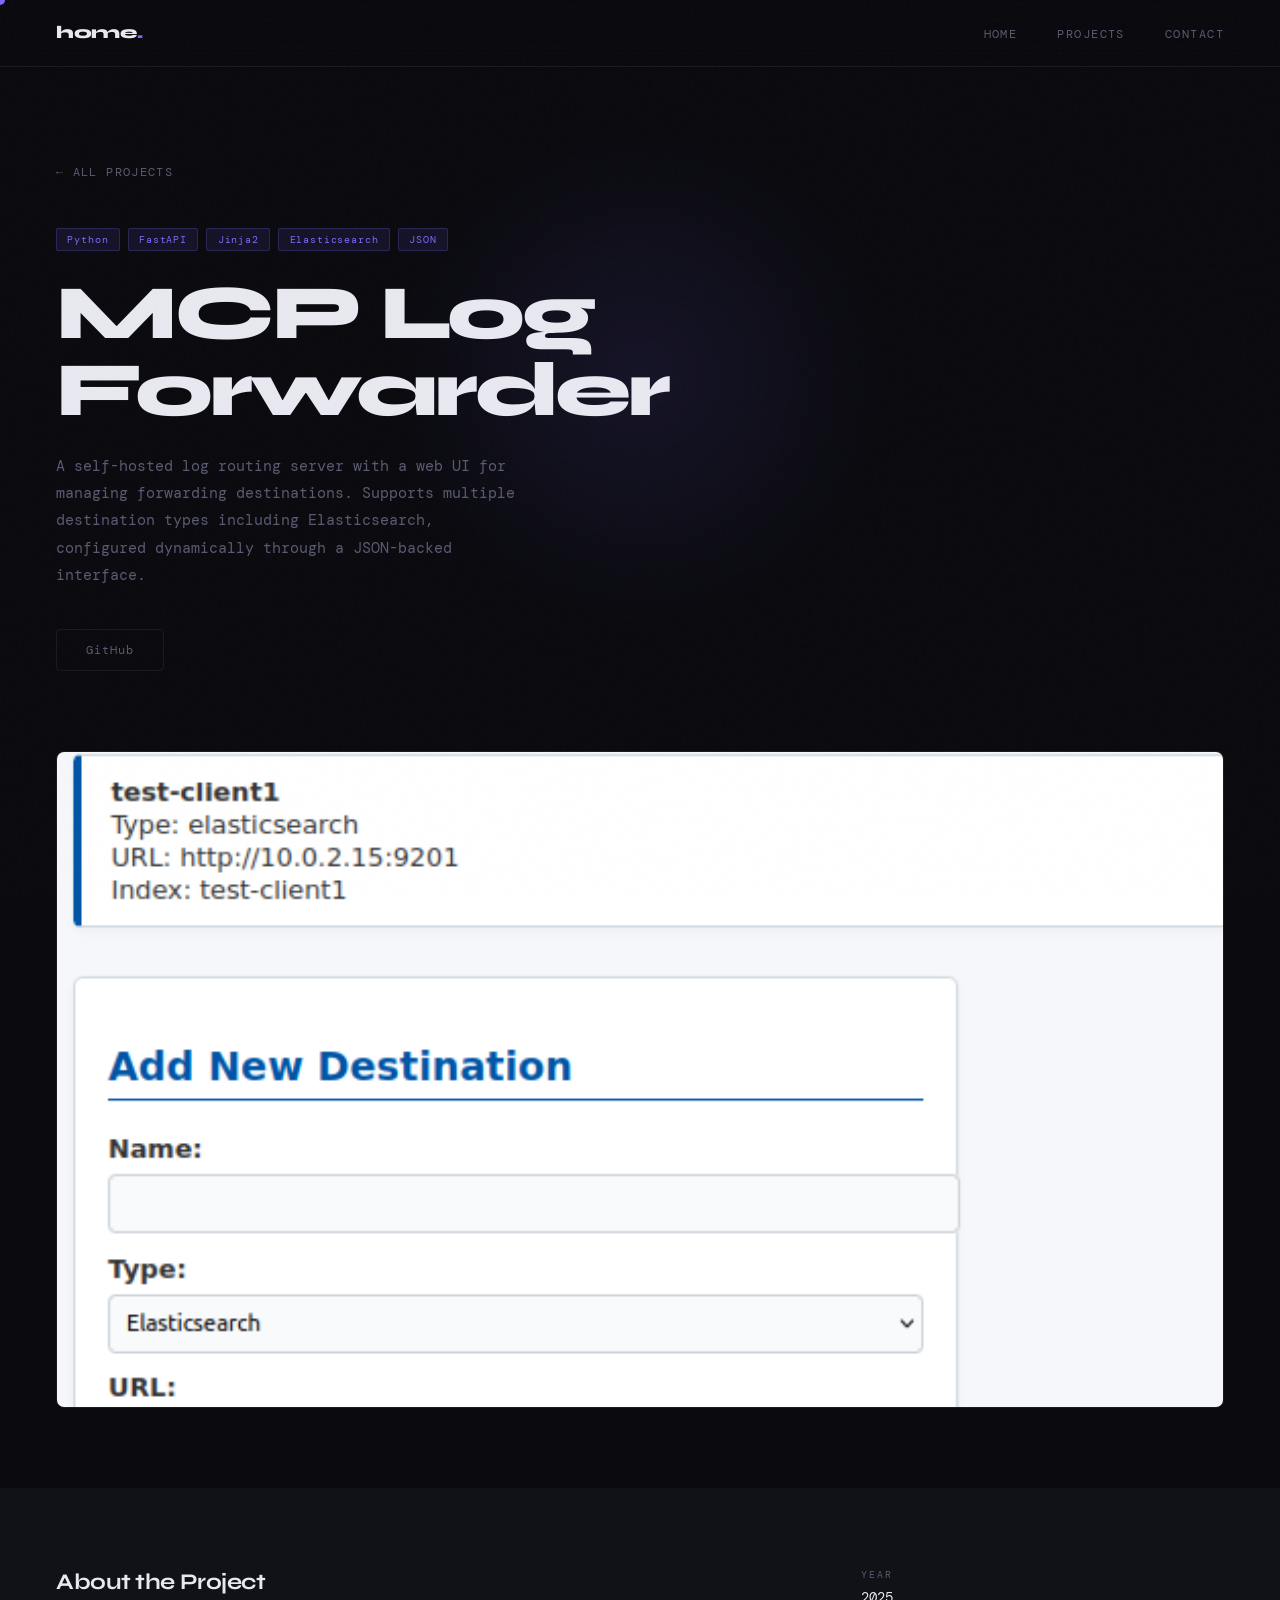
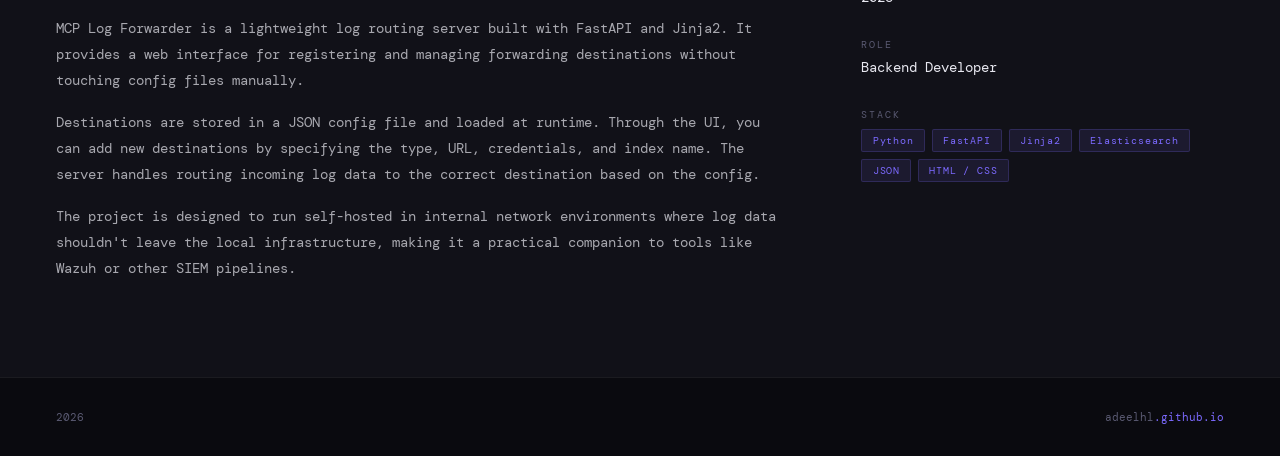
<file: projects/MCP-server.html>
<!DOCTYPE html>
<html lang="en">
<head>
  <meta charset="UTF-8" />
  <meta name="viewport" content="width=device-width, initial-scale=1.0"/>
  <title>MCP Log Forwarder</title>
  <link href="https://fonts.googleapis.com/css2?family=Syne:wght@400;600;700;800&family=DM+Mono:wght@300;400;500&display=swap" rel="stylesheet"/>
  <link rel="stylesheet" href="../assets/style.css"/>
  <style>
    .project-hero { padding: 10rem 3.5rem 5rem; position: relative; overflow: hidden; }
    .hero-glow {
      position: absolute; width: 500px; height: 500px;
      background: radial-gradient(circle, rgba(124,106,255,0.1) 0%, transparent 70%);
      top: 50%; left: 50%; transform: translate(-50%, -50%); pointer-events: none;
    }
    .back-link {
      display: inline-flex; align-items: center; gap: 0.5rem;
      font-size: 0.72rem; letter-spacing: 0.12em; text-transform: uppercase;
      color: var(--muted); text-decoration: none; margin-bottom: 3rem; transition: color 0.2s;
    }
    .back-link:hover { color: var(--accent); }
    .project-meta { display: flex; flex-wrap: wrap; gap: 0.5rem; margin-bottom: 1.5rem; }
    h1 {
      font-family: 'Syne', sans-serif;
      font-size: clamp(2.5rem, 6vw, 5rem);
      font-weight: 800; line-height: 1; letter-spacing: -0.04em; max-width: 18ch;
      opacity: 0; animation: fadeUp 0.8s 0.2s forwards;
    }
    .project-summary {
      margin-top: 1.5rem; max-width: 52ch;
      font-size: 0.95rem; line-height: 1.8; color: var(--muted);
      opacity: 0; animation: fadeUp 0.8s 0.4s forwards;
    }
    .project-links-row {
      display: flex; gap: 1rem; margin-top: 2.5rem; flex-wrap: wrap;
      opacity: 0; animation: fadeUp 0.8s 0.6s forwards;
    }
    .screenshot-section { padding: 0 3.5rem 5rem; }
    .main-screenshot {
      width: 100%; aspect-ratio: 16/9; object-fit: cover;
      object-position: top;
      border-radius: 8px; border: 1px solid var(--border); display: block;
    }
    .details-section {
      padding: 5rem 3.5rem; background: var(--surface);
      display: grid; grid-template-columns: 2fr 1fr; gap: 5rem; align-items: start;
    }
    .details-section h3 {
      font-family: 'Syne', sans-serif; font-size: 1.4rem;
      font-weight: 700; letter-spacing: -0.02em; margin-bottom: 1.2rem;
    }
    .details-section p { font-size: 0.88rem; line-height: 1.85; color: rgba(232,232,240,0.7); margin-bottom: 1rem; }
    .info-block { margin-bottom: 2rem; }
    .info-label { font-size: 0.62rem; letter-spacing: 0.2em; text-transform: uppercase; color: var(--muted); margin-bottom: 0.5rem; }
    .info-value { font-size: 0.85rem; color: var(--text); }
    .tags-block { display: flex; flex-wrap: wrap; gap: 0.4rem; }
    @media (max-width: 768px) {
      .project-hero, .screenshot-section, .details-section { padding-left: 1.5rem; padding-right: 1.5rem; }
      .details-section { grid-template-columns: 1fr; gap: 3rem; }
    }
  </style>
</head>
<body>

  <div class="cursor" id="cursor"></div>
  <div class="cursor-ring" id="cursorRing"></div>

  <nav>
    <a class="nav-logo" href="../index.html">home<span>.</span></a>
    <ul class="nav-links">
      <li><a href="../index.html">Home</a></li>
      <li><a href="../projects.html">Projects</a></li>
      <li><a href="../contact.html">Contact</a></li>
    </ul>
  </nav>

  <div class="project-hero">
    <div class="hero-glow"></div>
    <a class="back-link" href="../projects.html">← All Projects</a>
    <div class="project-meta">
      <span class="tag">Python</span>
      <span class="tag">FastAPI</span>
      <span class="tag">Jinja2</span>
      <span class="tag">Elasticsearch</span>
      <span class="tag">JSON</span>
    </div>
    <h1>MCP Log Forwarder</h1>
    <p class="project-summary">
      A self-hosted log routing server with a web UI for managing forwarding destinations. Supports multiple destination types including Elasticsearch, configured dynamically through a JSON-backed interface.
    </p>
    <div class="project-links-row">
      <a class="btn btn-ghost" href="#">GitHub</a>
    </div>
  </div>

  <div class="screenshot-section">
    <img class="main-screenshot" src="../assets/images/mcpImage.png" alt="MCP Log Forwarder screenshot"/>
  </div>

  <div class="details-section reveal">
    <div>
      <h3>About the Project</h3>
      <p>MCP Log Forwarder is a lightweight log routing server built with FastAPI and Jinja2. It provides a web interface for registering and managing forwarding destinations without touching config files manually.</p>
      <p>Destinations are stored in a JSON config file and loaded at runtime. Through the UI, you can add new destinations by specifying the type, URL, credentials, and index name. The server handles routing incoming log data to the correct destination based on the config.</p>
      <p>The project is designed to run self-hosted in internal network environments where log data shouldn't leave the local infrastructure, making it a practical companion to tools like Wazuh or other SIEM pipelines.</p>
    </div>
    <div>
      <div class="info-block">
        <div class="info-label">Year</div>
        <div class="info-value">2025</div>
      </div>
      <div class="info-block">
        <div class="info-label">Role</div>
        <div class="info-value">Backend Developer</div>
      </div>
      <div class="info-block">
        <div class="info-label">Stack</div>
        <div class="tags-block">
          <span class="tag">Python</span>
          <span class="tag">FastAPI</span>
          <span class="tag">Jinja2</span>
          <span class="tag">Elasticsearch</span>
          <span class="tag">JSON</span>
          <span class="tag">HTML / CSS</span>
        </div>
      </div>
    </div>
  </div>

  <footer>
    <span>2026</span>
    <span>adeelhl<em>.github.io</em></span>
  </footer>

  <script src="../assets/main.js"></script>
</body>
</html>
</file>
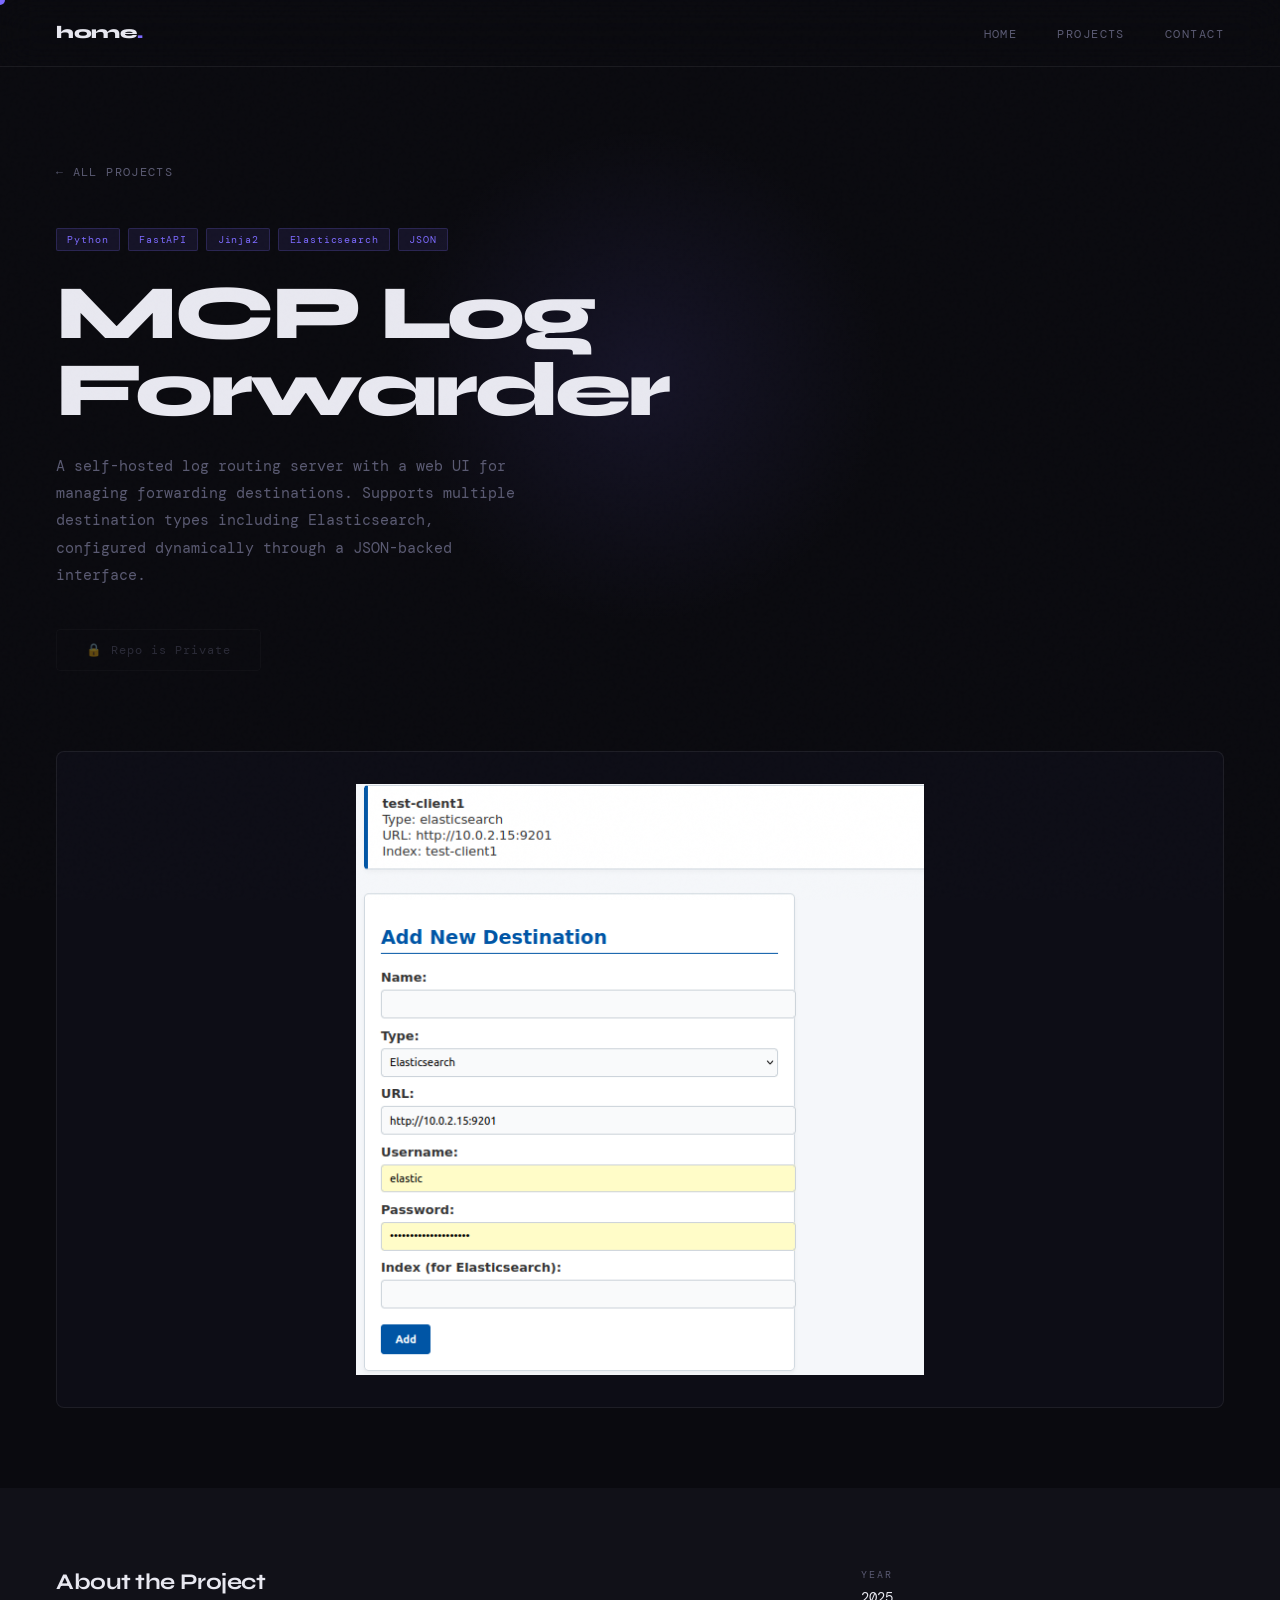
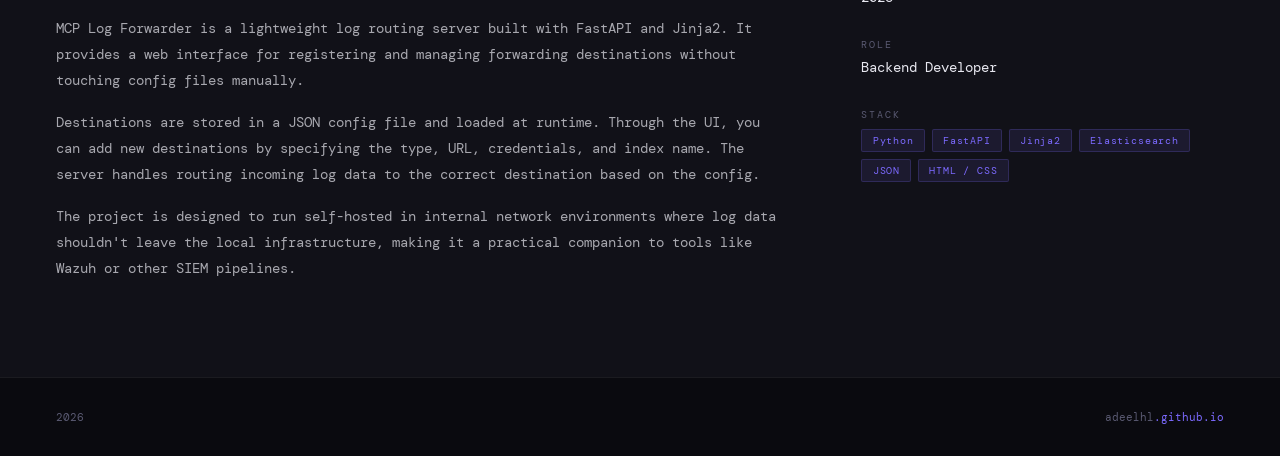
<file: projects/mcp-server.html>
<!DOCTYPE html>
<html lang="en">
<head>
  <meta charset="UTF-8" />
  <meta name="viewport" content="width=device-width, initial-scale=1.0"/>
  <title>MCP Log Forwarder</title>
  <link href="https://fonts.googleapis.com/css2?family=Syne:wght@400;600;700;800&family=DM+Mono:wght@300;400;500&display=swap" rel="stylesheet"/>
  <link rel="stylesheet" href="../assets/style.css"/>
  <style>
    .project-hero { padding: 10rem 3.5rem 5rem; position: relative; overflow: hidden; }
    .hero-glow {
      position: absolute; width: 500px; height: 500px;
      background: radial-gradient(circle, rgba(124,106,255,0.1) 0%, transparent 70%);
      top: 50%; left: 50%; transform: translate(-50%, -50%); pointer-events: none;
    }
    .back-link {
      display: inline-flex; align-items: center; gap: 0.5rem;
      font-size: 0.72rem; letter-spacing: 0.12em; text-transform: uppercase;
      color: var(--muted); text-decoration: none; margin-bottom: 3rem; transition: color 0.2s;
    }
    .back-link:hover { color: var(--accent); }
    .project-meta { display: flex; flex-wrap: wrap; gap: 0.5rem; margin-bottom: 1.5rem; }
    h1 {
      font-family: 'Syne', sans-serif;
      font-size: clamp(2.5rem, 6vw, 5rem);
      font-weight: 800; line-height: 1; letter-spacing: -0.04em; max-width: 18ch;
      opacity: 0; animation: fadeUp 0.8s 0.2s forwards;
    }
    .project-summary {
      margin-top: 1.5rem; max-width: 52ch;
      font-size: 0.95rem; line-height: 1.8; color: var(--muted);
      opacity: 0; animation: fadeUp 0.8s 0.4s forwards;
    }
    .project-links-row {
      display: flex; gap: 1rem; margin-top: 2.5rem; flex-wrap: wrap;
      opacity: 0; animation: fadeUp 0.8s 0.6s forwards;
    }
    .screenshot-section { padding: 0 3.5rem 5rem; }
    .main-screenshot {
      width: 100%; aspect-ratio: 16/9; object-fit: contain;
      background: #0d0d16; padding: 2rem;
      border-radius: 8px; border: 1px solid var(--border); display: block;
    }
    .details-section {
      padding: 5rem 3.5rem; background: var(--surface);
      display: grid; grid-template-columns: 2fr 1fr; gap: 5rem; align-items: start;
    }
    .details-section h3 {
      font-family: 'Syne', sans-serif; font-size: 1.4rem;
      font-weight: 700; letter-spacing: -0.02em; margin-bottom: 1.2rem;
    }
    .details-section p { font-size: 0.88rem; line-height: 1.85; color: rgba(232,232,240,0.7); margin-bottom: 1rem; }
    .info-block { margin-bottom: 2rem; }
    .info-label { font-size: 0.62rem; letter-spacing: 0.2em; text-transform: uppercase; color: var(--muted); margin-bottom: 0.5rem; }
    .info-value { font-size: 0.85rem; color: var(--text); }
    .tags-block { display: flex; flex-wrap: wrap; gap: 0.4rem; }
    @media (max-width: 768px) {
      .project-hero, .screenshot-section, .details-section { padding-left: 1.5rem; padding-right: 1.5rem; }
      .details-section { grid-template-columns: 1fr; gap: 3rem; }
    }
  </style>
</head>
<body>

  <div class="cursor" id="cursor"></div>

  <nav>
    <a class="nav-logo" href="../index.html">home<span>.</span></a>
    <ul class="nav-links">
      <li><a href="../index.html">Home</a></li>
      <li><a href="../projects.html">Projects</a></li>
      <li><a href="../contact.html">Contact</a></li>
    </ul>
  </nav>

  <div class="project-hero">
    <div class="hero-glow"></div>
    <a class="back-link" href="../projects.html">← All Projects</a>
    <div class="project-meta">
      <span class="tag">Python</span>
      <span class="tag">FastAPI</span>
      <span class="tag">Jinja2</span>
      <span class="tag">Elasticsearch</span>
      <span class="tag">JSON</span>
    </div>
    <h1>MCP Log Forwarder</h1>
    <p class="project-summary">
      A self-hosted log routing server with a web UI for managing forwarding destinations. Supports multiple destination types including Elasticsearch, configured dynamically through a JSON-backed interface.
    </p>
    <div class="project-links-row">
      <span class="btn btn-ghost" style="opacity:0.4; cursor:default; pointer-events:none;">🔒 Repo is Private</span>
    </div>
  </div>

  <div class="screenshot-section">
    <img class="main-screenshot" src="../assets/images/mcpImage.png" alt="MCP Log Forwarder screenshot"/>
  </div>

  <div class="details-section reveal">
    <div>
      <h3>About the Project</h3>
      <p>MCP Log Forwarder is a lightweight log routing server built with FastAPI and Jinja2. It provides a web interface for registering and managing forwarding destinations without touching config files manually.</p>
      <p>Destinations are stored in a JSON config file and loaded at runtime. Through the UI, you can add new destinations by specifying the type, URL, credentials, and index name. The server handles routing incoming log data to the correct destination based on the config.</p>
      <p>The project is designed to run self-hosted in internal network environments where log data shouldn't leave the local infrastructure, making it a practical companion to tools like Wazuh or other SIEM pipelines.</p>
    </div>
    <div>
      <div class="info-block">
        <div class="info-label">Year</div>
        <div class="info-value">2025</div>
      </div>
      <div class="info-block">
        <div class="info-label">Role</div>
        <div class="info-value">Backend Developer</div>
      </div>
      <div class="info-block">
        <div class="info-label">Stack</div>
        <div class="tags-block">
          <span class="tag">Python</span>
          <span class="tag">FastAPI</span>
          <span class="tag">Jinja2</span>
          <span class="tag">Elasticsearch</span>
          <span class="tag">JSON</span>
          <span class="tag">HTML / CSS</span>
        </div>
      </div>
    </div>
  </div>

  <footer>
    <span>2026</span>
    <span>adeelhl<em>.github.io</em></span>
  </footer>

  <script src="../assets/main.js"></script>
</body>
</html>
</file>
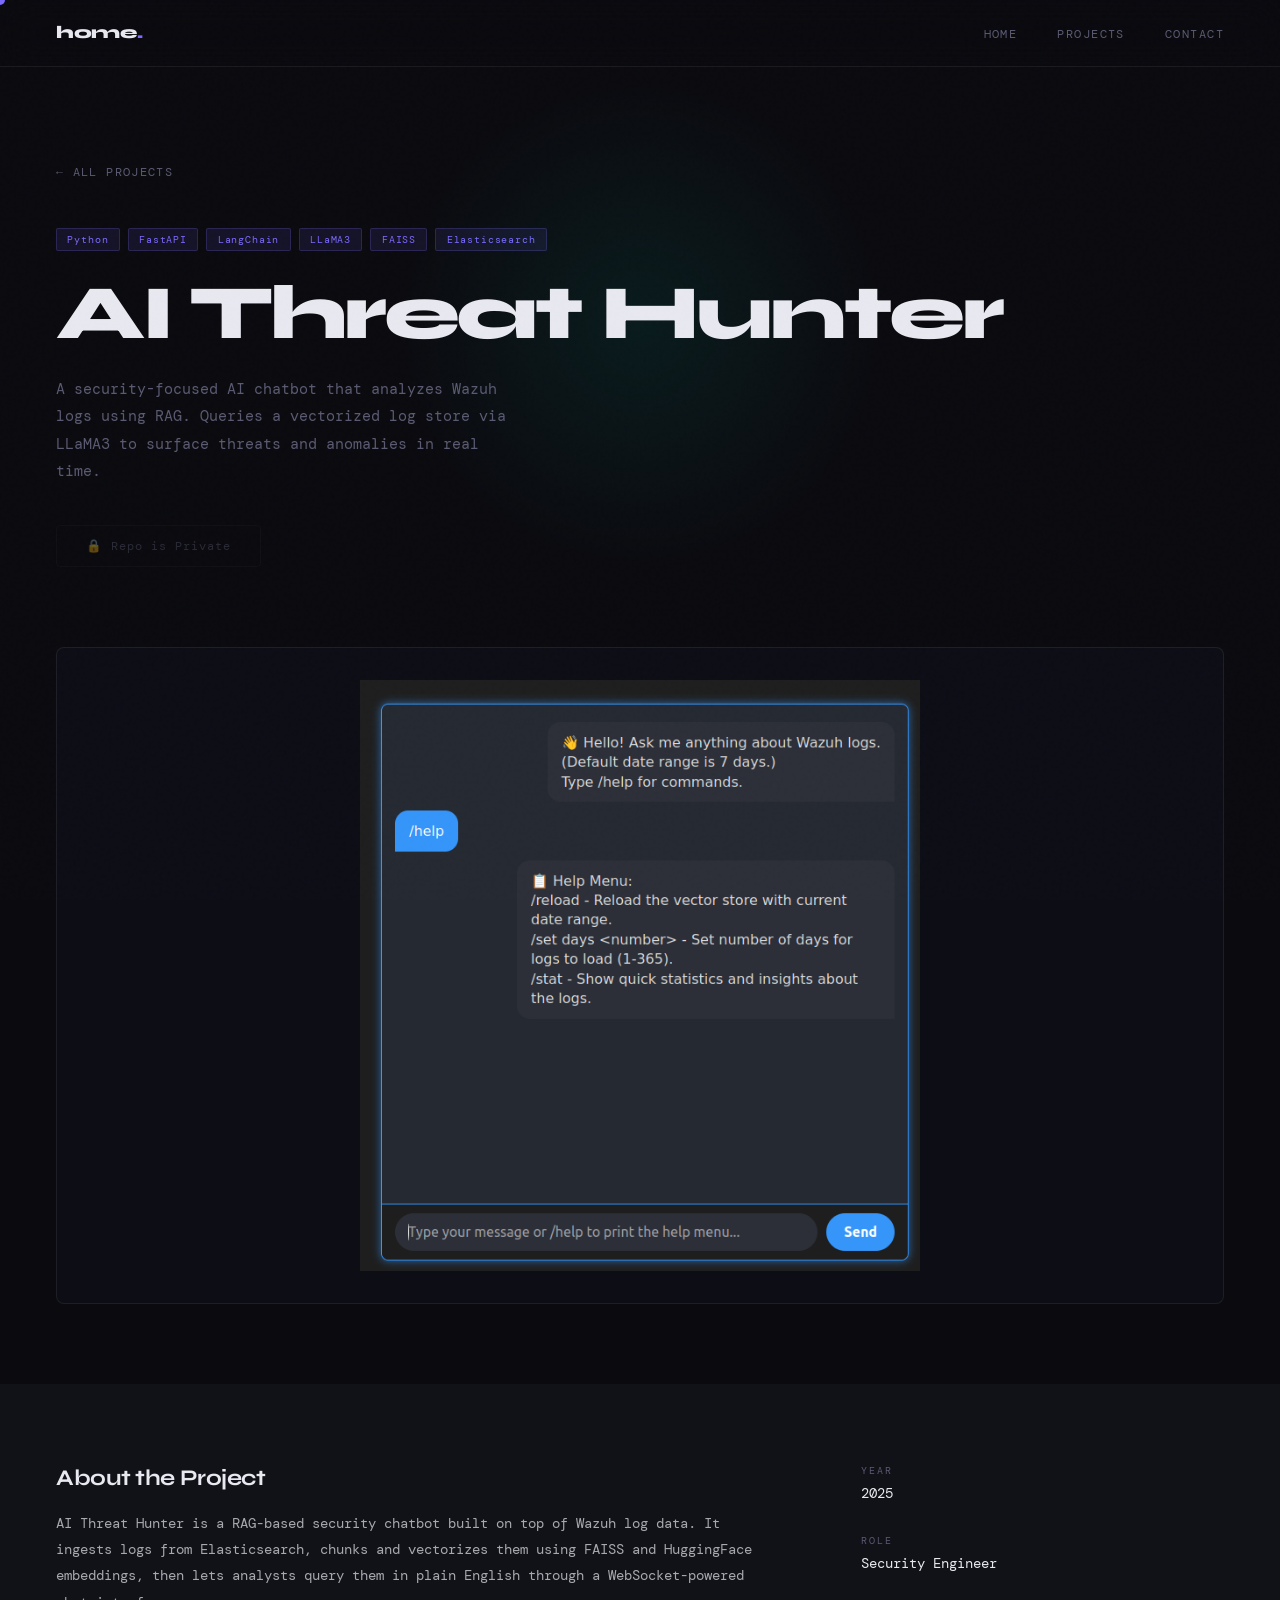
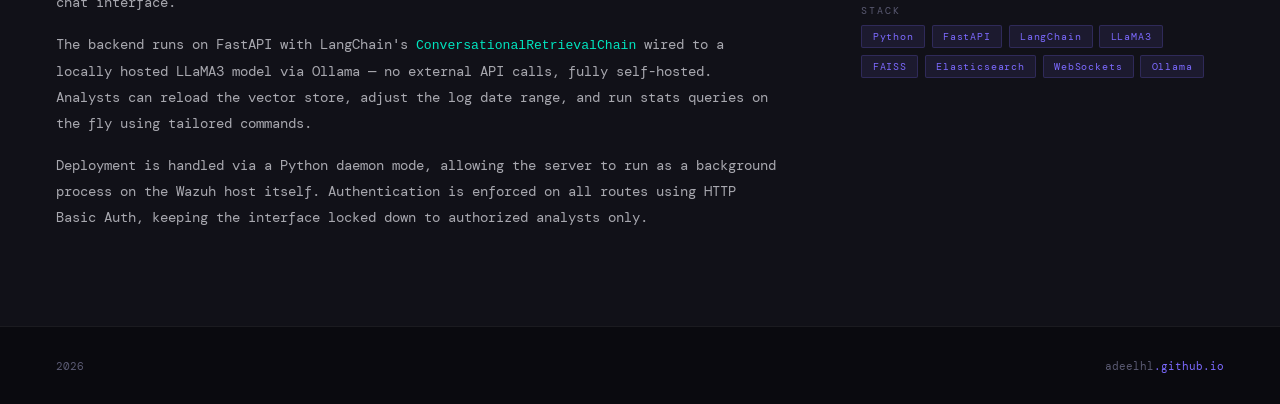
<file: projects/threat-hunter.html>
<!DOCTYPE html>
<html lang="en">
<head>
  <meta charset="UTF-8" />
  <meta name="viewport" content="width=device-width, initial-scale=1.0"/>
  <title>AI Threat Hunter</title>
  <link href="https://fonts.googleapis.com/css2?family=Syne:wght@400;600;700;800&family=DM+Mono:wght@300;400;500&display=swap" rel="stylesheet"/>
  <link rel="stylesheet" href="../assets/style.css"/>
  <style>
    .project-hero { padding: 10rem 3.5rem 5rem; position: relative; overflow: hidden; }
    .hero-glow {
      position: absolute; width: 500px; height: 500px;
      background: radial-gradient(circle, rgba(0,229,192,0.08) 0%, transparent 70%);
      top: 50%; left: 50%; transform: translate(-50%, -50%); pointer-events: none;
    }
    .back-link {
      display: inline-flex; align-items: center; gap: 0.5rem;
      font-size: 0.72rem; letter-spacing: 0.12em; text-transform: uppercase;
      color: var(--muted); text-decoration: none; margin-bottom: 3rem; transition: color 0.2s;
    }
    .back-link:hover { color: var(--accent); }
    .project-meta { display: flex; flex-wrap: wrap; gap: 0.5rem; margin-bottom: 1.5rem; }
    h1 {
      font-family: 'Syne', sans-serif;
      font-size: clamp(2.5rem, 6vw, 5rem);
      font-weight: 800; line-height: 1; letter-spacing: -0.04em; max-width: 18ch;
      opacity: 0; animation: fadeUp 0.8s 0.2s forwards;
    }
    .project-summary {
      margin-top: 1.5rem; max-width: 52ch;
      font-size: 0.95rem; line-height: 1.8; color: var(--muted);
      opacity: 0; animation: fadeUp 0.8s 0.4s forwards;
    }
    .project-links-row {
      display: flex; gap: 1rem; margin-top: 2.5rem; flex-wrap: wrap;
      opacity: 0; animation: fadeUp 0.8s 0.6s forwards;
    }
    .screenshot-section { padding: 0 3.5rem 5rem; }
    .main-screenshot {
      width: 100%; aspect-ratio: 16/9; object-fit: contain;
      background: #0d0d16; padding: 2rem;
      border-radius: 8px; border: 1px solid var(--border); display: block;
    }
    .details-section {
      padding: 5rem 3.5rem; background: var(--surface);
      display: grid; grid-template-columns: 2fr 1fr; gap: 5rem; align-items: start;
    }
    .details-section h3 {
      font-family: 'Syne', sans-serif; font-size: 1.4rem;
      font-weight: 700; letter-spacing: -0.02em; margin-bottom: 1.2rem;
    }
    .details-section p { font-size: 0.88rem; line-height: 1.85; color: rgba(232,232,240,0.7); margin-bottom: 1rem; }
    .info-block { margin-bottom: 2rem; }
    .info-label { font-size: 0.62rem; letter-spacing: 0.2em; text-transform: uppercase; color: var(--muted); margin-bottom: 0.5rem; }
    .info-value { font-size: 0.85rem; color: var(--text); }
    .tags-block { display: flex; flex-wrap: wrap; gap: 0.4rem; }
    @media (max-width: 768px) {
      .project-hero, .screenshot-section, .details-section { padding-left: 1.5rem; padding-right: 1.5rem; }
      .details-section { grid-template-columns: 1fr; gap: 3rem; }
    }
  </style>
</head>
<body>

  <div class="cursor" id="cursor"></div>

  <nav>
    <a class="nav-logo" href="../index.html">home<span>.</span></a>
    <ul class="nav-links">
      <li><a href="../index.html">Home</a></li>
      <li><a href="../projects.html">Projects</a></li>
      <li><a href="../contact.html">Contact</a></li>
    </ul>
  </nav>

  <div class="project-hero">
    <div class="hero-glow"></div>
    <a class="back-link" href="../projects.html">← All Projects</a>
    <div class="project-meta">
      <span class="tag">Python</span>
      <span class="tag">FastAPI</span>
      <span class="tag">LangChain</span>
      <span class="tag">LLaMA3</span>
      <span class="tag">FAISS</span>
      <span class="tag">Elasticsearch</span>
    </div>
    <h1>AI Threat Hunter</h1>
    <p class="project-summary">
      A security-focused AI chatbot that analyzes Wazuh logs using RAG. Queries a vectorized log store via LLaMA3 to surface threats and anomalies in real time.
    </p>
    <div class="project-links-row">
      <span class="btn btn-ghost" style="opacity:0.4; cursor:default; pointer-events:none;">🔒 Repo is Private</span>
    </div>
  </div>

  <div class="screenshot-section">
    <img class="main-screenshot" src="../assets/images/threathunterImage.png" alt="AI Threat Hunter screenshot"/>
  </div>

  <div class="details-section reveal">
    <div>
      <h3>About the Project</h3>
      <p>AI Threat Hunter is a RAG-based security chatbot built on top of Wazuh log data. It ingests logs from Elasticsearch, chunks and vectorizes them using FAISS and HuggingFace embeddings, then lets analysts query them in plain English through a WebSocket-powered chat interface.</p>
      <p>The backend runs on FastAPI with LangChain's <code style="color:var(--accent2); font-size:0.82rem">ConversationalRetrievalChain</code> wired to a locally hosted LLaMA3 model via Ollama — no external API calls, fully self-hosted. Analysts can reload the vector store, adjust the log date range, and run stats queries on the fly using tailored commands.</p>
      <p>Deployment is handled via a Python daemon mode, allowing the server to run as a background process on the Wazuh host itself. Authentication is enforced on all routes using HTTP Basic Auth, keeping the interface locked down to authorized analysts only.</p>
    </div>
    <div>
      <div class="info-block">
        <div class="info-label">Year</div>
        <div class="info-value">2025</div>
      </div>
      <div class="info-block">
        <div class="info-label">Role</div>
        <div class="info-value">Security Engineer</div>
      </div>
      <div class="info-block">
        <div class="info-label">Stack</div>
        <div class="tags-block">
          <span class="tag">Python</span>
          <span class="tag">FastAPI</span>
          <span class="tag">LangChain</span>
          <span class="tag">LLaMA3</span>
          <span class="tag">FAISS</span>
          <span class="tag">Elasticsearch</span>
          <span class="tag">WebSockets</span>
          <span class="tag">Ollama</span>
        </div>
      </div>
    </div>
  </div>

  <footer>
    <span>2026</span>
    <span>adeelhl<em>.github.io</em></span>
  </footer>

  <script src="../assets/main.js"></script>
</body>
</html>
</file>
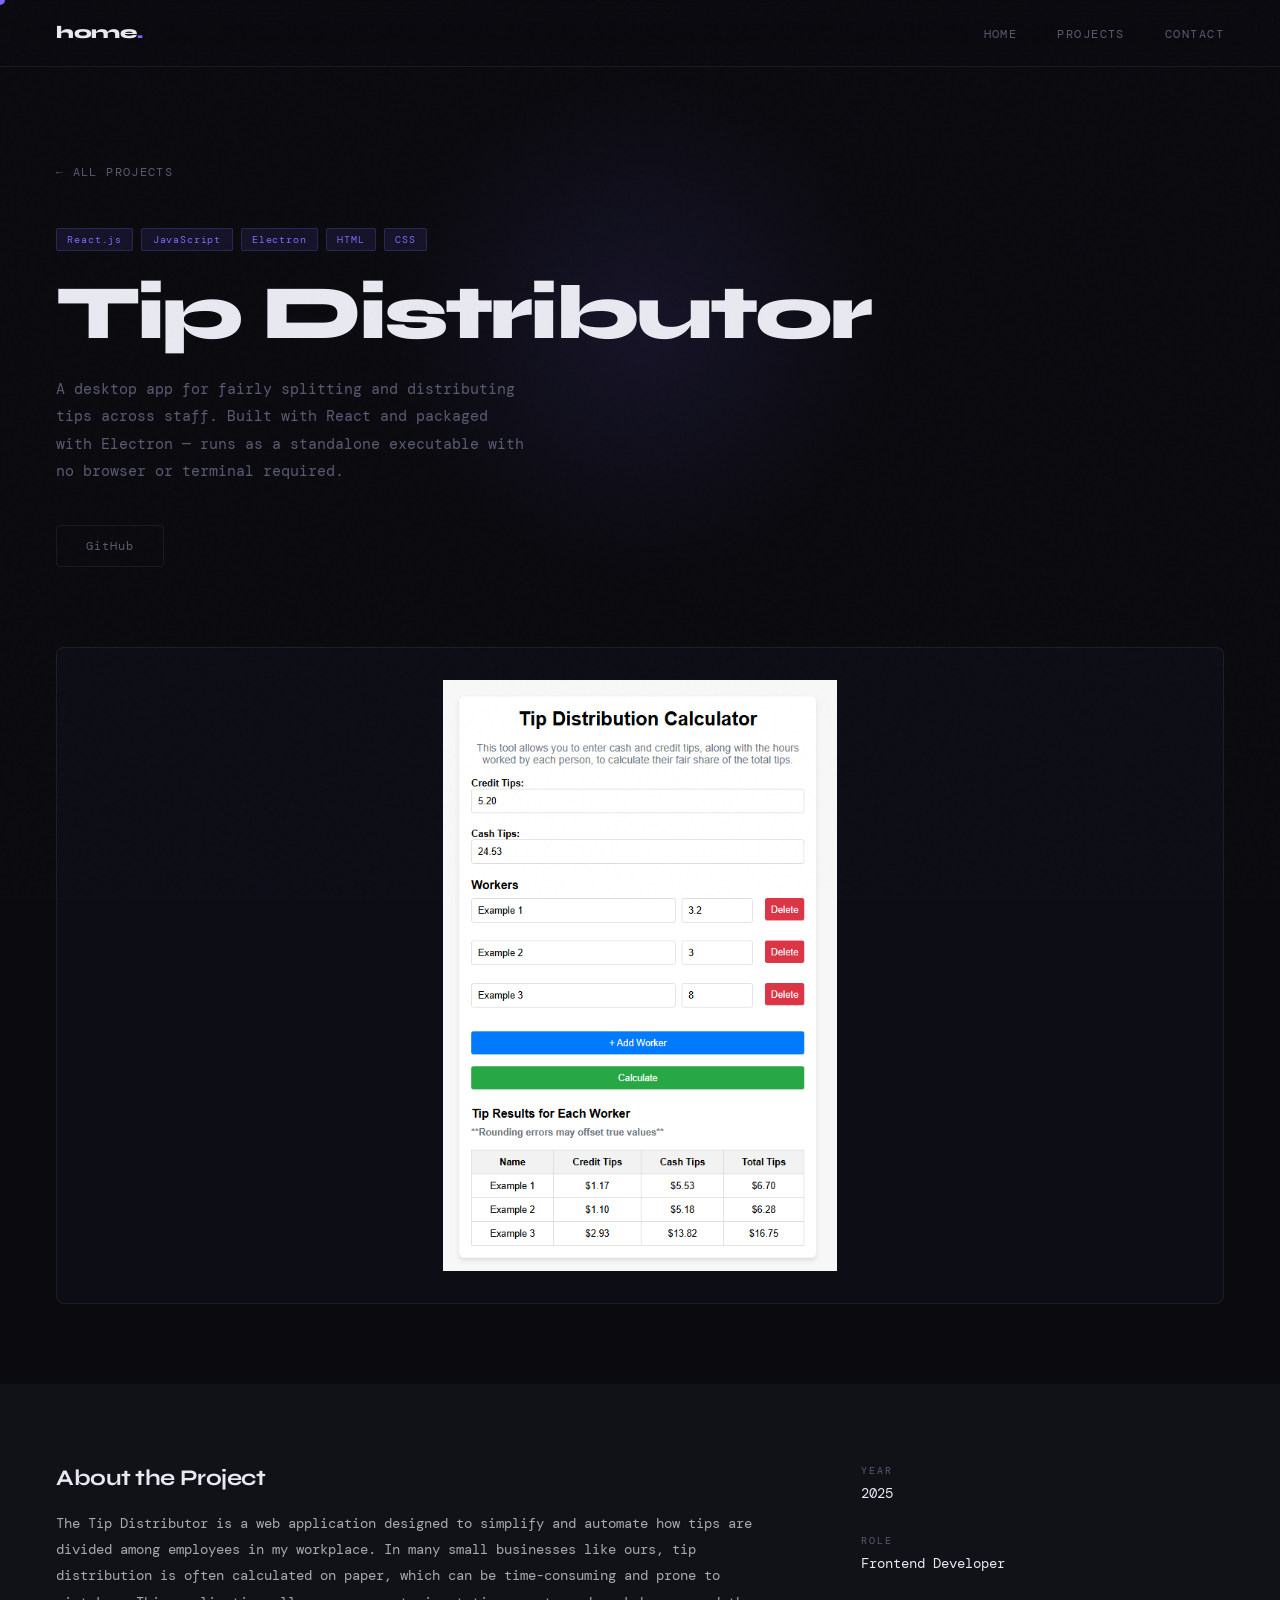
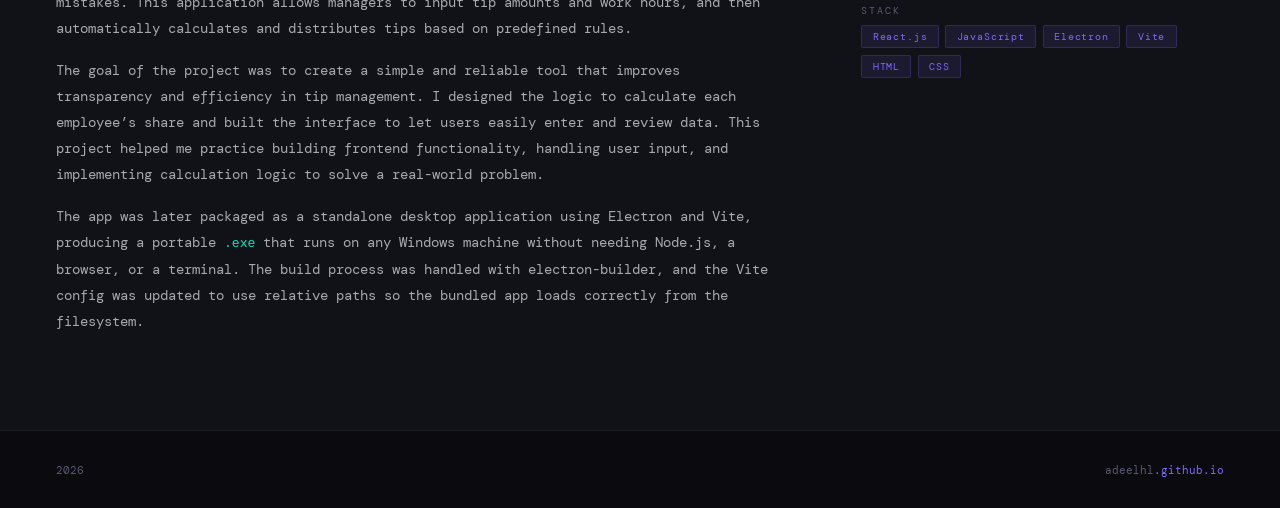
<file: projects/tip-distributor.html>
<!DOCTYPE html>
<html lang="en">
<head>
  <meta charset="UTF-8" />
  <meta name="viewport" content="width=device-width, initial-scale=1.0"/>
  <title>Tip Distributor</title>
  <link href="https://fonts.googleapis.com/css2?family=Syne:wght@400;600;700;800&family=DM+Mono:wght@300;400;500&display=swap" rel="stylesheet"/>
  <link rel="stylesheet" href="../assets/style.css"/>
  <style>
    .project-hero { padding: 10rem 3.5rem 5rem; position: relative; overflow: hidden; }
    .hero-glow {
      position: absolute; width: 500px; height: 500px;
      background: radial-gradient(circle, rgba(124,106,255,0.1) 0%, transparent 70%);
      top: 50%; left: 50%; transform: translate(-50%, -50%); pointer-events: none;
    }
    .back-link {
      display: inline-flex; align-items: center; gap: 0.5rem;
      font-size: 0.72rem; letter-spacing: 0.12em; text-transform: uppercase;
      color: var(--muted); text-decoration: none; margin-bottom: 3rem; transition: color 0.2s;
    }
    .back-link:hover { color: var(--accent); }
    .project-meta { display: flex; flex-wrap: wrap; gap: 0.5rem; margin-bottom: 1.5rem; }
    h1 {
      font-family: 'Syne', sans-serif;
      font-size: clamp(2.5rem, 6vw, 5rem);
      font-weight: 800; line-height: 1; letter-spacing: -0.04em; max-width: 18ch;
      opacity: 0; animation: fadeUp 0.8s 0.2s forwards;
    }
    .project-summary {
      margin-top: 1.5rem; max-width: 52ch;
      font-size: 0.95rem; line-height: 1.8; color: var(--muted);
      opacity: 0; animation: fadeUp 0.8s 0.4s forwards;
    }
    .project-links-row {
      display: flex; gap: 1rem; margin-top: 2.5rem; flex-wrap: wrap;
      opacity: 0; animation: fadeUp 0.8s 0.6s forwards;
    }
    .screenshot-section { padding: 0 3.5rem 5rem; }
    .main-screenshot {
      width: 100%; aspect-ratio: 16/9; object-fit: contain;
      background: #0d0d16; padding: 2rem;
      border-radius: 8px; border: 1px solid var(--border); display: block;
    }
    .details-section {
      padding: 5rem 3.5rem; background: var(--surface);
      display: grid; grid-template-columns: 2fr 1fr; gap: 5rem; align-items: start;
    }
    .details-section h3 {
      font-family: 'Syne', sans-serif; font-size: 1.4rem;
      font-weight: 700; letter-spacing: -0.02em; margin-bottom: 1.2rem;
    }
    .details-section p { font-size: 0.88rem; line-height: 1.85; color: rgba(232,232,240,0.7); margin-bottom: 1rem; }
    .info-block { margin-bottom: 2rem; }
    .info-label { font-size: 0.62rem; letter-spacing: 0.2em; text-transform: uppercase; color: var(--muted); margin-bottom: 0.5rem; }
    .info-value { font-size: 0.85rem; color: var(--text); }
    .tags-block { display: flex; flex-wrap: wrap; gap: 0.4rem; }
    @media (max-width: 768px) {
      .project-hero, .screenshot-section, .details-section { padding-left: 1.5rem; padding-right: 1.5rem; }
      .details-section { grid-template-columns: 1fr; gap: 3rem; }
    }
  </style>
</head>
<body>

  <div class="cursor" id="cursor"></div>
  <div class="cursor-ring" id="cursorRing"></div>

  <nav>
    <a class="nav-logo" href="../index.html">home<span>.</span></a>
    <ul class="nav-links">
      <li><a href="../index.html">Home</a></li>
      <li><a href="../projects.html">Projects</a></li>
      <li><a href="../contact.html">Contact</a></li>
    </ul>
  </nav>

  <div class="project-hero">
    <div class="hero-glow"></div>
    <a class="back-link" href="../projects.html">← All Projects</a>
    <div class="project-meta">
      <span class="tag">React.js</span>
      <span class="tag">JavaScript</span>
      <span class="tag">Electron</span>
      <span class="tag">HTML</span>
      <span class="tag">CSS</span>
    </div>
    <h1>Tip Distributor</h1>
    <p class="project-summary">
      A desktop app for fairly splitting and distributing tips across staff. Built with React and packaged with Electron — runs as a standalone executable with no browser or terminal required.
    </p>
    <div class="project-links-row">
      <a class="btn btn-ghost" href="https://github.com/AdeelHL/tip-project" target="_blank" rel="noopener noreferrer">GitHub</a>
    </div>
  </div>

  <div class="screenshot-section">
    <img class="main-screenshot" src="../assets/images/tipImage.png" alt="Tip Distributor screenshot"/>
  </div>

  <div class="details-section reveal">
    <div>
      <h3>About the Project</h3>
      <p>The Tip Distributor is a web application designed to simplify and automate how tips are divided among employees in my workplace. In many small businesses like ours, tip distribution is often calculated on paper, which can be time-consuming and prone to mistakes. This application allows managers to input tip amounts and work hours, and then automatically calculates and distributes tips based on predefined rules.</p>
      <p>The goal of the project was to create a simple and reliable tool that improves transparency and efficiency in tip management. I designed the logic to calculate each employee’s share and built the interface to let users easily enter and review data. This project helped me practice building frontend functionality, handling user input, and implementing calculation logic to solve a real-world problem.</p>
      <p>The app was later packaged as a standalone desktop application using Electron and Vite, producing a portable <code style="color:var(--accent2); font-size:0.82rem">.exe</code> that runs on any Windows machine without needing Node.js, a browser, or a terminal. The build process was handled with electron-builder, and the Vite config was updated to use relative paths so the bundled app loads correctly from the filesystem.</p>
    </div>
    <div>
      <div class="info-block">
        <div class="info-label">Year</div>
        <div class="info-value">2025</div>
      </div>
      <div class="info-block">
        <div class="info-label">Role</div>
        <div class="info-value">Frontend Developer</div>
      </div>
      <div class="info-block">
        <div class="info-label">Stack</div>
        <div class="tags-block">
          <span class="tag">React.js</span>
          <span class="tag">JavaScript</span>
          <span class="tag">Electron</span>
          <span class="tag">Vite</span>
          <span class="tag">HTML</span>
          <span class="tag">CSS</span>
        </div>
      </div>
    </div>
  </div>

  <footer>
    <span>2026</span>
    <span>adeelhl<em>.github.io</em></span>
  </footer>

  <script src="../assets/main.js"></script>
</body>
</html>
</file>
<file: assets/style.css>
/* ============================================
   GLOBAL STYLES — shared across all pages
   ============================================ */

*, *::before, *::after { box-sizing: border-box; margin: 0; padding: 0; }

:root {
  --bg: #0a0a0f;
  --surface: #111118;
  --surface2: #16161f;
  --border: rgba(255,255,255,0.07);
  --accent: #7c6aff;
  --accent2: #00e5c0;
  --text: #e8e8f0;
  --muted: #5a5a72;
  --glow: rgba(124, 106, 255, 0.15);
}

html { scroll-behavior: smooth; }

body {
  background: var(--bg);
  color: var(--text);
  font-family: 'DM Mono', monospace;
  overflow-x: hidden;
  cursor: none;
}

/* Noise overlay */
body::before {
  content: '';
  position: fixed; inset: 0;
  background-image: url("data:image/svg+xml,%3Csvg viewBox='0 0 256 256' xmlns='http://www.w3.org/2000/svg'%3E%3Cfilter id='noise'%3E%3CfeTurbulence type='fractalNoise' baseFrequency='0.9' numOctaves='4' stitchTiles='stitch'/%3E%3C/filter%3E%3Crect width='100%25' height='100%25' filter='url(%23noise)' opacity='0.04'/%3E%3C/svg%3E");
  pointer-events: none; z-index: 1000; opacity: 0.4;
}

/* Custom cursor */
.cursor {
  width: 10px; height: 10px;
  background: var(--accent);
  border-radius: 50%;
  position: fixed; top: 0; left: 0;
  pointer-events: none; z-index: 9999;
  transition: transform 0.15s ease, background 0.2s;
  transform: translate(-50%, -50%);
}
/* NAV */
nav {
  position: fixed; top: 0; left: 0; right: 0;
  z-index: 100;
  display: flex; align-items: center; justify-content: space-between;
  padding: 1.4rem 3.5rem;
  border-bottom: 1px solid var(--border);
  background: rgba(10,10,15,0.8);
  backdrop-filter: blur(18px);
}
.nav-logo {
  font-family: 'Syne', sans-serif;
  font-weight: 800; font-size: 1.1rem;
  color: var(--text); text-decoration: none;
  letter-spacing: -0.02em;
}
.nav-logo span { color: var(--accent); }
.nav-links { display: flex; gap: 2.5rem; list-style: none; }
.nav-links a {
  color: var(--muted); text-decoration: none;
  font-size: 0.75rem; letter-spacing: 0.12em; text-transform: uppercase;
  transition: color 0.2s;
}
.nav-links a:hover, .nav-links a.active { color: var(--text); }

/* FOOTER */
footer {
  padding: 2rem 3.5rem;
  border-top: 1px solid var(--border);
  display: flex; justify-content: space-between; align-items: center;
}
footer span { font-size: 0.7rem; color: var(--muted); }
footer span em { color: var(--accent); font-style: normal; }

/* SECTIONS */
section { padding: 7rem 3.5rem; position: relative; }
.section-label {
  font-size: 0.68rem; letter-spacing: 0.22em; text-transform: uppercase;
  color: var(--accent); margin-bottom: 1rem;
  display: flex; align-items: center; gap: 0.8rem;
}
.section-label::before { content: '//'; opacity: 0.5; }
h2 {
  font-family: 'Syne', sans-serif;
  font-size: clamp(2rem, 4vw, 3.2rem);
  font-weight: 800; letter-spacing: -0.03em;
  line-height: 1.1; margin-bottom: 3.5rem;
}

/* BUTTONS */
.btn {
  padding: 0.75rem 1.8rem;
  font-family: 'DM Mono', monospace;
  font-size: 0.78rem; letter-spacing: 0.08em;
  text-decoration: none; border-radius: 4px;
  transition: all 0.2s; cursor: none;
  display: inline-flex; align-items: center; gap: 0.5rem;
}
.btn-primary {
  background: var(--accent); color: #fff;
  box-shadow: 0 0 24px rgba(124,106,255,0.3);
}
.btn-primary:hover {
  background: #9580ff;
  box-shadow: 0 0 36px rgba(124,106,255,0.5);
  transform: translateY(-2px);
}
.btn-ghost {
  border: 1px solid var(--border); color: var(--muted);
}
.btn-ghost:hover { border-color: var(--accent); color: var(--text); transform: translateY(-2px); }

/* TAGS */
.tag {
  padding: 0.25rem 0.65rem;
  background: rgba(124,106,255,0.1);
  border: 1px solid rgba(124,106,255,0.2);
  border-radius: 2px;
  font-size: 0.65rem; letter-spacing: 0.08em;
  color: var(--accent);
}

/* ANIMATIONS */
@keyframes fadeUp {
  from { opacity: 0; transform: translateY(24px); }
  to   { opacity: 1; transform: translateY(0); }
}
@keyframes scrollPulse {
  0%, 100% { opacity: 0.3; } 50% { opacity: 1; }
}
.reveal { opacity: 0; transform: translateY(30px); transition: opacity 0.7s ease, transform 0.7s ease; }
.reveal.visible { opacity: 1; transform: translateY(0); }

/* RESPONSIVE */
@media (max-width: 768px) {
  nav { padding: 1.2rem 1.5rem; }
  .nav-links { gap: 1.2rem; }
  section { padding-left: 1.5rem; padding-right: 1.5rem; }
  footer { flex-direction: column; gap: 0.5rem; text-align: center; }
}
</file>
